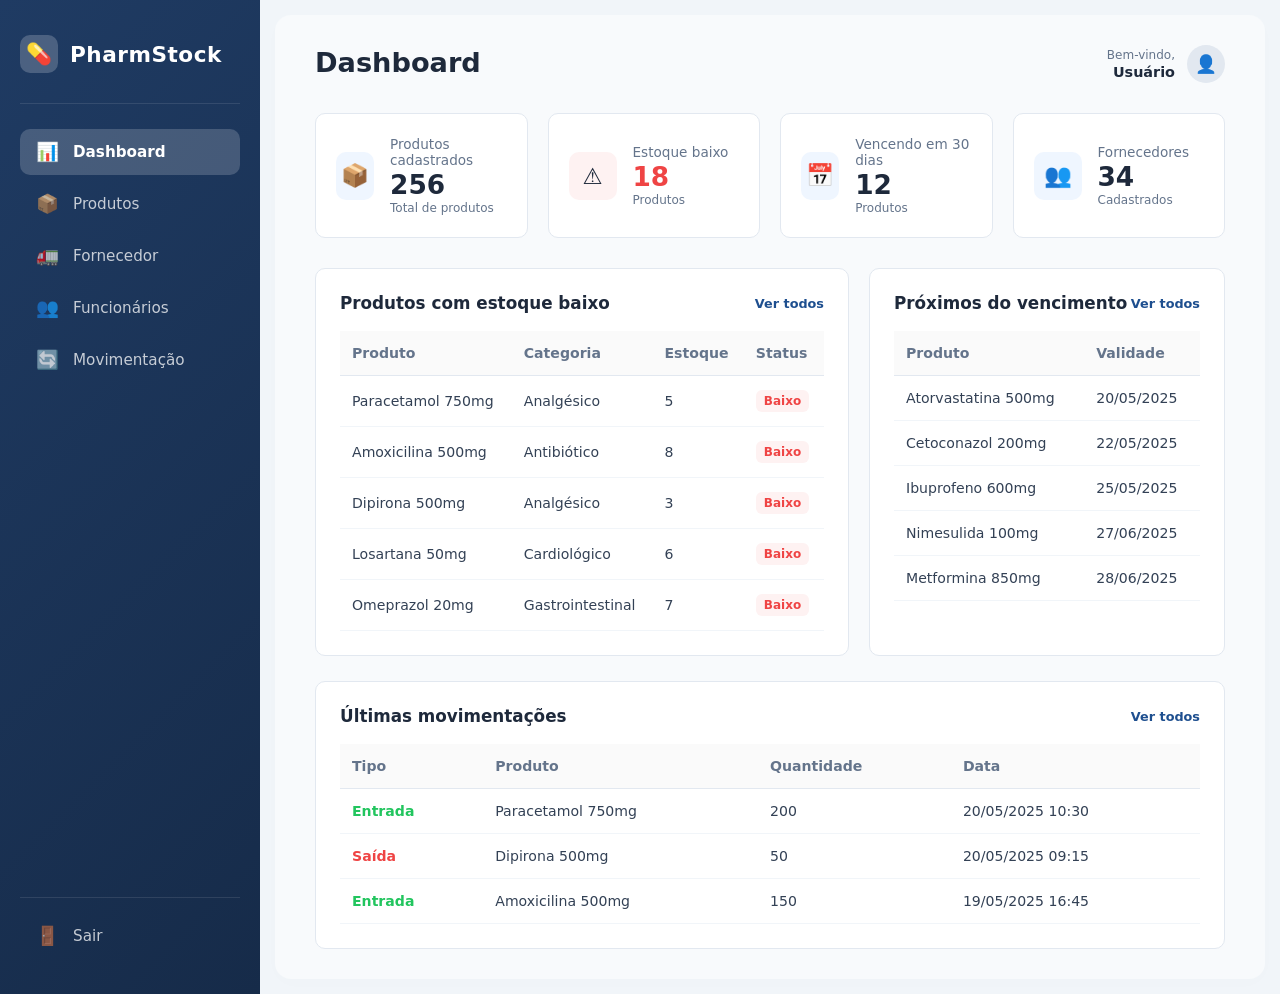
<file: frontend/index.html>
<!DOCTYPE html>
<html lang="pt-BR">
<head>
    <meta charset="UTF-8">
    <meta name="viewport" content="width=device-width, initial-scale=1.0">
    <title>PharmStock - Painel de Controle</title>
    <link rel="stylesheet" href="style.css">
</head>
<body>
    <a class="skip-link" href="#conteudo-principal">Ir para o conteúdo</a>

    <div class="app-container">
        
        
    <!-- SIDEBAR DE NAVEGAÇÃO DO SISTEMA -->
    <aside class="sidebar">
        <div class="logo-container">
            <div class="logo-box">
                <span class="logo-icon">💊</span>
            </div>
            <span class="logo-text">PharmStock</span>
        </div>
        
        <nav class="nav-menu" aria-label="Menu principal">
            <ul>
                <li>
                    <a href="index.html" class="nav-link active" aria-current="page">
                        <span class="nav-icon">📊</span>
                        <span class="nav-label">Dashboard</span>
                    </a>
                </li>
                <li>
                    <a href="produtos-lista/index.html" class="nav-link ">
                        <span class="nav-icon">📦</span>
                        <span class="nav-label">Produtos</span>
                    </a>
                </li>
                <li>
                    <a href="fornecedor-cadastro/index.html" class="nav-link ">
                        <span class="nav-icon">🚛</span>
                        <span class="nav-label">Fornecedor</span>
                    </a>
                </li>
                <li>
                    <a href="funcionarios-lista/index.html" class="nav-link ">
                        <span class="nav-icon">👥</span>
                        <span class="nav-label">Funcionários</span>
                    </a>
                </li>
                <li>
                    <a href="movimentacao/index.html" class="nav-link ">
                        <span class="nav-icon">🔄</span>
                        <span class="nav-label">Movimentação</span>
                    </a>
                </li>
            </ul>
        </nav>
        
        <div class="sidebar-footer">
            <a href="login/index.html" class="nav-link logout-link">
                <span class="nav-icon">🚪</span>
                <span class="nav-label">Sair</span>
            </a>
        </div>
    </aside>
        
        <main id="conteudo-principal" class="main-content" tabindex="-1">
            <header class="content-header">
                <div class="header-title-block">
                    <h1>Dashboard</h1>
                </div>
                <div class="user-profile-block">
                    <div class="user-info">
                        <span class="welcome">Bem-vindo,</span>
                        <span class="username">Usuário</span>
                    </div>
                    <div class="user-avatar">👤</div>
                </div>
            </header>

            <section class="metrics-grid">
                <div class="card-metric">
                    <div class="metric-icon-box">📦</div>
                    <div class="metric-data">
                        <div class="metric-title">Produtos cadastrados</div>
                        <div class="metric-value">256</div>
                        <div class="metric-subtext">Total de produtos</div>
                    </div>
                </div>
                
                <div class="card-metric low-stock">
                    <div class="metric-icon-box">⚠️</div>
                    <div class="metric-data">
                        <div class="metric-title">Estoque baixo</div>
                        <div class="metric-value text-danger">18</div>
                        <div class="metric-subtext">Produtos</div>
                    </div>
                </div>
                
                <div class="card-metric">
                    <div class="metric-icon-box">📅</div>
                    <div class="metric-data">
                        <div class="metric-title">Vencendo em 30 dias</div>
                        <div class="metric-value">12</div>
                        <div class="metric-subtext">Produtos</div>
                    </div>
                </div>
                
                <div class="card-metric">
                    <div class="metric-icon-box">👥</div>
                    <div class="metric-data">
                        <div class="metric-title">Fornecedores</div>
                        <div class="metric-value">34</div>
                        <div class="metric-subtext">Cadastrados</div>
                    </div>
                </div>
            </section>

            <div class="dashboard-row">
                <section class="data-panel">
                    <div class="panel-header">
                        <h2>Produtos com estoque baixo</h2>
                        <a href="produtos-lista/index.html" class="view-all-link">Ver todos</a>
                    </div>
                    <div class="table-container">
                        <table class="custom-table">
                            <caption class="sr-only">Tabela de produtos com estoque baixo</caption>
                            <thead>
                                <tr>
                                    <th scope="col">Produto</th>
                                    <th scope="col">Categoria</th>
                                    <th scope="col">Estoque</th>
                                    <th scope="col">Status</th>
                                </tr>
                            </thead>
                            <tbody>
                                <tr>
                                    <td>Paracetamol 750mg</td>
                                    <td>Analgésico</td>
                                    <td>5</td>
                                    <td><span class="status-badge danger">Baixo</span></td>
                                </tr>
                                <tr>
                                    <td>Amoxicilina 500mg</td>
                                    <td>Antibiótico</td>
                                    <td>8</td>
                                    <td><span class="status-badge danger">Baixo</span></td>
                                </tr>
                                <tr>
                                    <td>Dipirona 500mg</td>
                                    <td>Analgésico</td>
                                    <td>3</td>
                                    <td><span class="status-badge danger">Baixo</span></td>
                                </tr>
                                <tr>
                                    <td>Losartana 50mg</td>
                                    <td>Cardiológico</td>
                                    <td>6</td>
                                    <td><span class="status-badge danger">Baixo</span></td>
                                </tr>
                                <tr>
                                    <td>Omeprazol 20mg</td>
                                    <td>Gastrointestinal</td>
                                    <td>7</td>
                                    <td><span class="status-badge danger">Baixo</span></td>
                                </tr>
                            </tbody>
                        </table>
                    </div>
                </section>

                <section class="data-panel">
                    <div class="panel-header">
                        <h2>Próximos do vencimento</h2>
                        <a href="produtos-lista/index.html" class="view-all-link">Ver todos</a>
                    </div>
                    <div class="table-container">
                        <table class="custom-table">
                            <caption class="sr-only">Tabela de produtos próximos do vencimento</caption>
                            <thead>
                                <tr>
                                    <th scope="col">Produto</th>
                                    <th scope="col">Validade</th>
                                </tr>
                            </thead>
                            <tbody>
                                <tr>
                                    <td>Atorvastatina 500mg</td>
                                    <td>20/05/2025</td>
                                </tr>
                                <tr>
                                    <td>Cetoconazol 200mg</td>
                                    <td>22/05/2025</td>
                                </tr>
                                <tr>
                                    <td>Ibuprofeno 600mg</td>
                                    <td>25/05/2025</td>
                                </tr>
                                <tr>
                                    <td>Nimesulida 100mg</td>
                                    <td>27/06/2025</td>
                                </tr>
                                <tr>
                                    <td>Metformina 850mg</td>
                                    <td>28/06/2025</td>
                                </tr>
                            </tbody>
                        </table>
                    </div>
                </section>
            </div>

            <section class="data-panel">
                <div class="panel-header">
                    <h2>Últimas movimentações</h2>
                    <a href="movimentacao/index.html" class="view-all-link">Ver todos</a>
                </div>
                <div class="table-container">
                    <table class="custom-table">
                        <caption class="sr-only">Tabela de últimas movimentações de estoque</caption>
                        <thead>
                            <tr>
                                <th scope="col">Tipo</th>
                                <th scope="col">Produto</th>
                                <th scope="col">Quantidade</th>
                                <th scope="col">Data</th>
                            </tr>
                        </thead>
                        <tbody>
                            <tr>
                                <td><span class="mov-entrada">Entrada</span></td>
                                <td>Paracetamol 750mg</td>
                                <td>200</td>
                                <td>20/05/2025 10:30</td>
                            </tr>
                            <tr>
                                <td><span class="mov-saida">Saída</span></td>
                                <td>Dipirona 500mg</td>
                                <td>50</td>
                                <td>20/05/2025 09:15</td>
                            </tr>
                            <tr>
                                <td><span class="mov-entrada">Entrada</span></td>
                                <td>Amoxicilina 500mg</td>
                                <td>150</td>
                                <td>19/05/2025 16:45</td>
                            </tr>
                        </tbody>
                    </table>
                </div>
            </section>
        </main>
    </div>

</body>
</html>
</file>
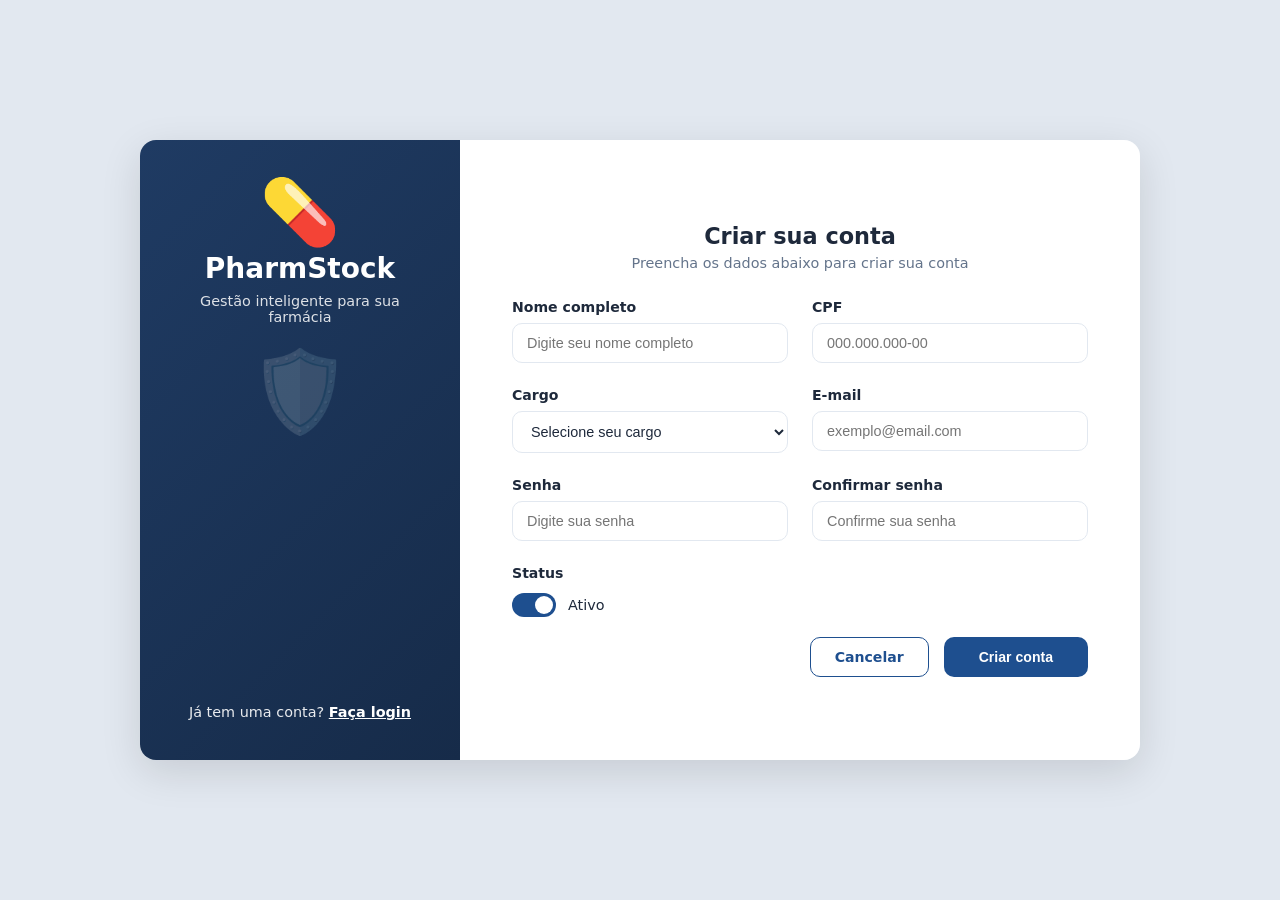
<file: frontend/criar-conta/index.html>
<!DOCTYPE html>
<html lang="pt-BR">
<head>
    <meta charset="UTF-8">
    <meta name="viewport" content="width=device-width, initial-scale=1.0">
    <title>PharmStock - Criar Conta</title>
    <link rel="stylesheet" href="../style.css">
</head>
<body class="auth-page">
    <a class="skip-link" href="#conteudo-principal">Ir para o conteúdo</a>

    <div class="auth-card auth-card-wide">
        <div class="auth-card-side">
            <div class="auth-logo">💊</div>
            <h1>PharmStock</h1>
            <p>Gestão inteligente para sua farmácia</p>
            <div class="auth-shield">🛡️</div>
            <p class="auth-side-footer">Já tem uma conta? <a href="../login/index.html">Faça login</a></p>
        </div>

        <div id="conteudo-principal" class="auth-card-main" tabindex="-1">
            <h2>Criar sua conta</h2>
            <p class="auth-subtitle">Preencha os dados abaixo para criar sua conta</p>

            <section class="form-panel">
                <form action="../login/index.html" method="get" onsubmit="event.preventDefault(); window.location.href='../login/index.html';">
                    <div class="form-grid-layout">
                        <div class="form-group">
                            <label class="form-label">Nome completo</label>
                            <input type="text" class="form-control" placeholder="Digite seu nome completo" required>
                        </div>
                        <div class="form-group">
                            <label class="form-label">CPF</label>
                            <input type="text" class="form-control" placeholder="000.000.000-00" required>
                        </div>
                    </div>

                    <div class="form-grid-layout">
                        <div class="form-group">
                            <label class="form-label">Cargo</label>
                            <select class="form-control" required>
                                <option value="" disabled selected>Selecione seu cargo</option>
                                <option>Farmacêutico</option>
                                <option>Atendente</option>
                                <option>Caixa</option>
                                <option>Auxiliar</option>
                                <option>Estoquista</option>
                            </select>
                        </div>
                        <div class="form-group">
                            <label class="form-label">E-mail</label>
                            <input type="email" class="form-control" placeholder="exemplo@email.com" required>
                        </div>
                    </div>

                    <div class="form-grid-layout">
                        <div class="form-group">
                            <label class="form-label">Senha</label>
                            <input type="password" class="form-control" placeholder="Digite sua senha" required>
                        </div>
                        <div class="form-group">
                            <label class="form-label">Confirmar senha</label>
                            <input type="password" class="form-control" placeholder="Confirme sua senha" required>
                        </div>
                    </div>

                    <div class="form-group mb-20">
                        <label class="form-label">Status</label>
                        <div class="toggle-wrapper">
                            <label class="switch-component">
                                <input type="checkbox" id="status_conta" checked>
                                <span class="slider-round"></span>
                            </label>
                            <span class="toggle-label-text" id="lbl_status_conta">Ativo</span>
                        </div>
                    </div>

                    <div class="form-footer-actions">
                        <a href="../login/index.html" class="btn-secondary">Cancelar</a>
                        <button type="submit" class="btn-primary btn-form-save">Criar conta</button>
                    </div>
                </form>
            </section>
        </div>
    </div>

    <script>
        document.getElementById('status_conta').addEventListener('change', function () {
            document.getElementById('lbl_status_conta').textContent = this.checked ? 'Ativo' : 'Inativo';
        });
    </script>
</body>
</html>
</file>
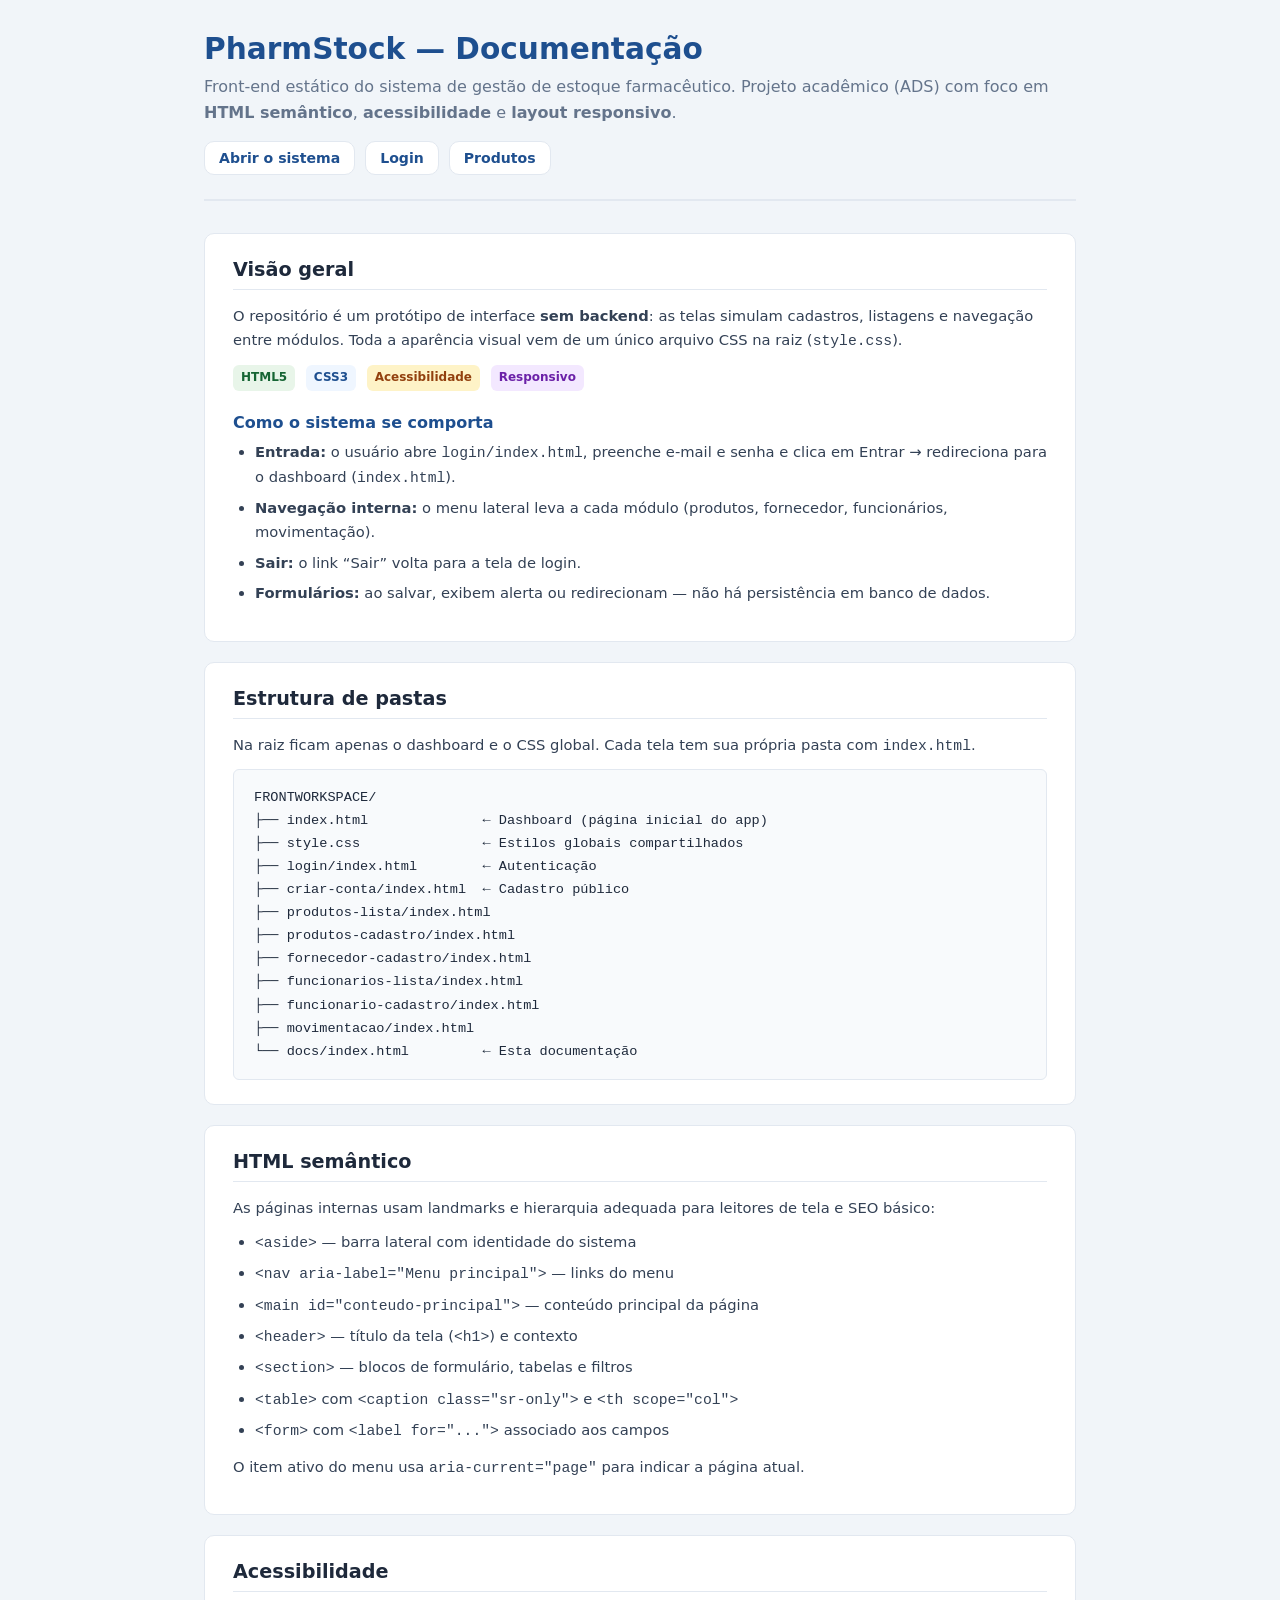
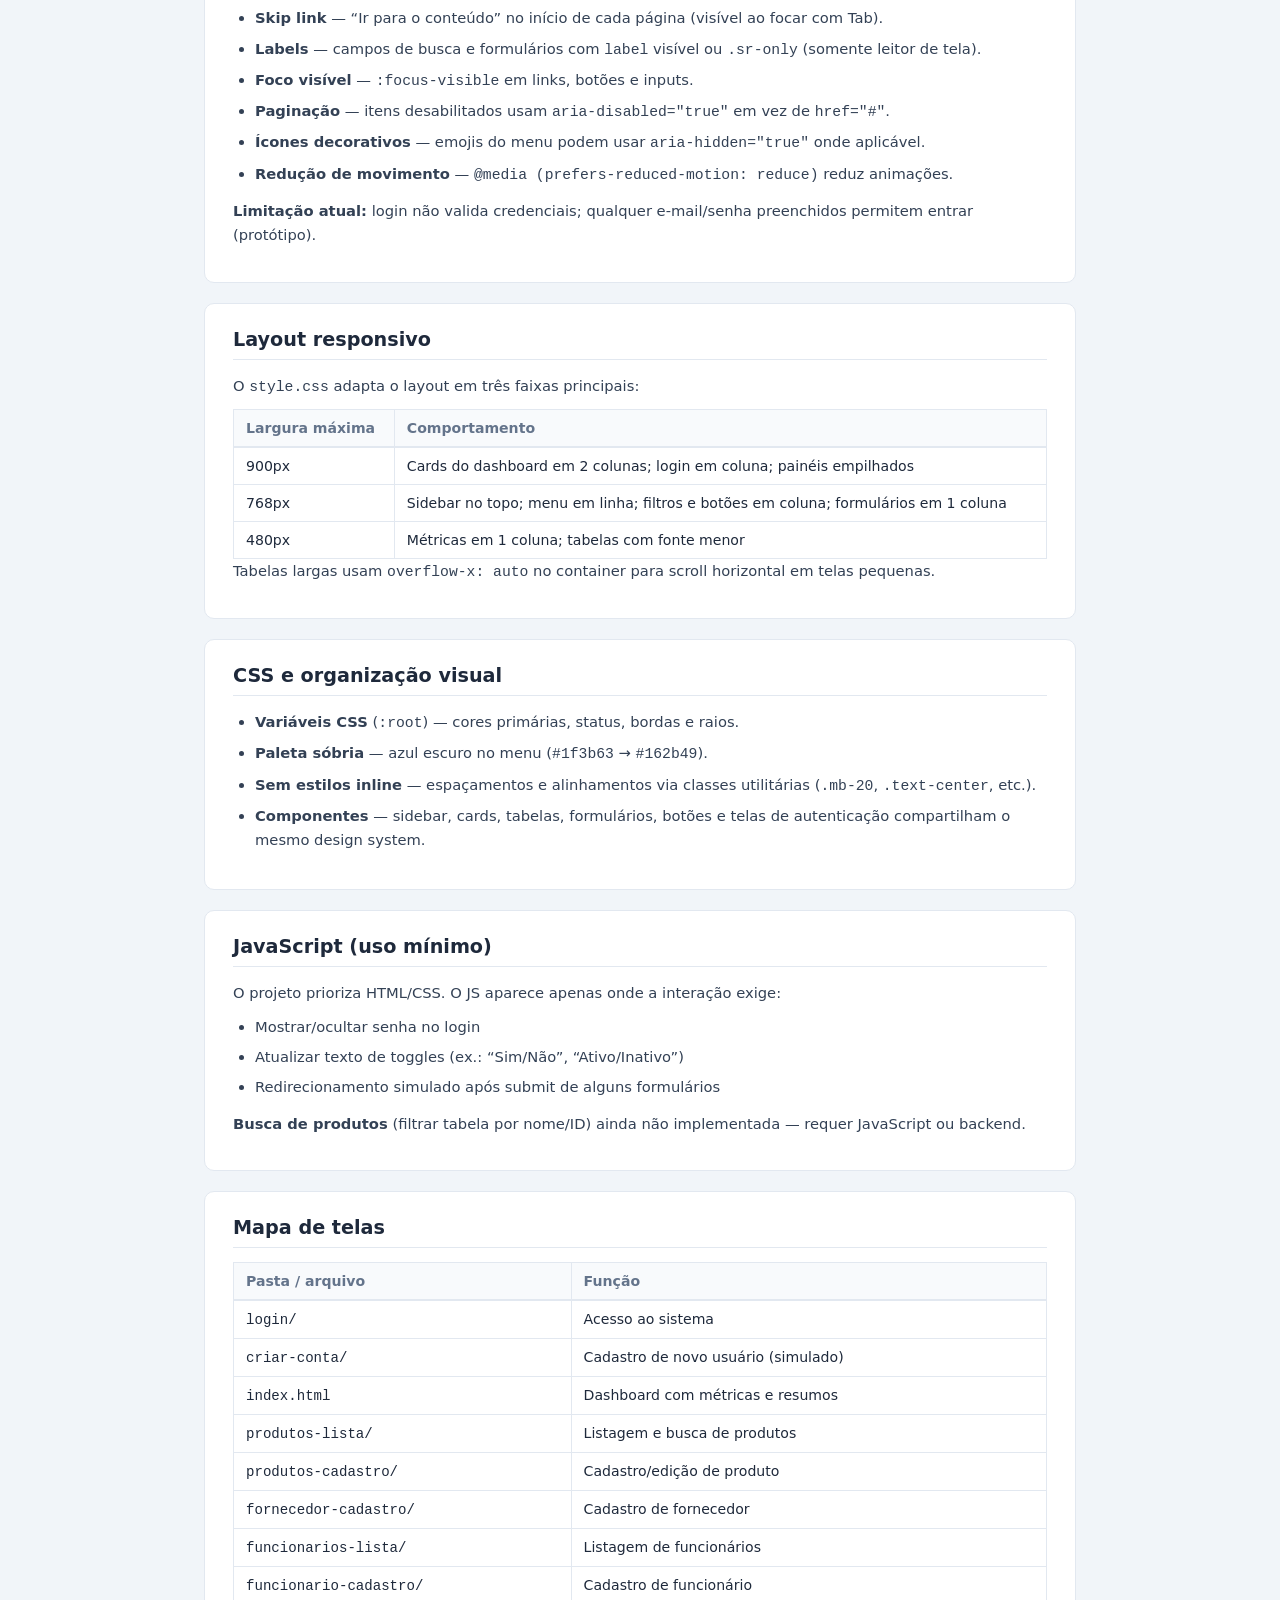
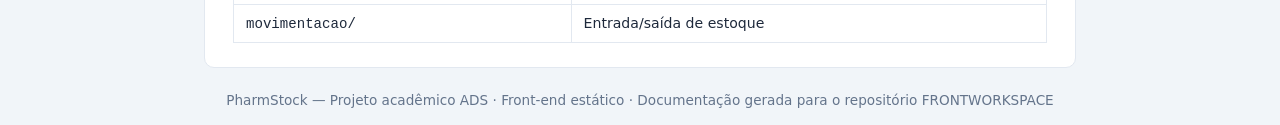
<file: frontend/docs/index.html>
<!DOCTYPE html>
<html lang="pt-BR">
<head>
    <meta charset="UTF-8">
    <meta name="viewport" content="width=device-width, initial-scale=1.0">
    <title>PharmStock — Documentação do Front-end</title>
    <link rel="stylesheet" href="../style.css">
    <link rel="stylesheet" href="docs.css">
</head>
<body>
    <a class="skip-link" href="#conteudo-principal">Ir para o conteúdo</a>

    <main id="conteudo-principal" class="docs-page" tabindex="-1">
        <header class="docs-header">
            <h1>PharmStock — Documentação</h1>
            <p>
                Front-end estático do sistema de gestão de estoque farmacêutico.
                Projeto acadêmico (ADS) com foco em <strong>HTML semântico</strong>,
                <strong>acessibilidade</strong> e <strong>layout responsivo</strong>.
            </p>
            <nav class="docs-nav-top" aria-label="Atalhos do projeto">
                <a href="../index.html">Abrir o sistema</a>
                <a href="../login/index.html">Login</a>
                <a href="../produtos-lista/index.html">Produtos</a>
            </nav>
        </header>

        <section class="docs-section" aria-labelledby="sec-visao">
            <h2 id="sec-visao">Visão geral</h2>
            <p>
                O repositório é um protótipo de interface <strong>sem backend</strong>:
                as telas simulam cadastros, listagens e navegação entre módulos.
                Toda a aparência visual vem de um único arquivo CSS na raiz (<code>style.css</code>).
            </p>
            <p>
                <span class="docs-badge html">HTML5</span>
                <span class="docs-badge css">CSS3</span>
                <span class="docs-badge a11y">Acessibilidade</span>
                <span class="docs-badge resp">Responsivo</span>
            </p>
            <h3>Como o sistema se comporta</h3>
            <ul>
                <li><strong>Entrada:</strong> o usuário abre <code>login/index.html</code>, preenche e-mail e senha e clica em Entrar → redireciona para o dashboard (<code>index.html</code>).</li>
                <li><strong>Navegação interna:</strong> o menu lateral leva a cada módulo (produtos, fornecedor, funcionários, movimentação).</li>
                <li><strong>Sair:</strong> o link “Sair” volta para a tela de login.</li>
                <li><strong>Formulários:</strong> ao salvar, exibem alerta ou redirecionam — não há persistência em banco de dados.</li>
            </ul>
        </section>

        <section class="docs-section" aria-labelledby="sec-estrutura">
            <h2 id="sec-estrutura">Estrutura de pastas</h2>
            <p>Na raiz ficam apenas o dashboard e o CSS global. Cada tela tem sua própria pasta com <code>index.html</code>.</p>
            <pre class="docs-tree" aria-label="Árvore de diretórios do projeto">FRONTWORKSPACE/
├── index.html              ← Dashboard (página inicial do app)
├── style.css               ← Estilos globais compartilhados
├── login/index.html        ← Autenticação
├── criar-conta/index.html  ← Cadastro público
├── produtos-lista/index.html
├── produtos-cadastro/index.html
├── fornecedor-cadastro/index.html
├── funcionarios-lista/index.html
├── funcionario-cadastro/index.html
├── movimentacao/index.html
└── docs/index.html         ← Esta documentação</pre>
        </section>

        <section class="docs-section" aria-labelledby="sec-semantico">
            <h2 id="sec-semantico">HTML semântico</h2>
            <p>As páginas internas usam landmarks e hierarquia adequada para leitores de tela e SEO básico:</p>
            <ul>
                <li><code>&lt;aside&gt;</code> — barra lateral com identidade do sistema</li>
                <li><code>&lt;nav aria-label="Menu principal"&gt;</code> — links do menu</li>
                <li><code>&lt;main id="conteudo-principal"&gt;</code> — conteúdo principal da página</li>
                <li><code>&lt;header&gt;</code> — título da tela (<code>&lt;h1&gt;</code>) e contexto</li>
                <li><code>&lt;section&gt;</code> — blocos de formulário, tabelas e filtros</li>
                <li><code>&lt;table&gt;</code> com <code>&lt;caption class="sr-only"&gt;</code> e <code>&lt;th scope="col"&gt;</code></li>
                <li><code>&lt;form&gt;</code> com <code>&lt;label for="..."&gt;</code> associado aos campos</li>
            </ul>
            <p>O item ativo do menu usa <code>aria-current="page"</code> para indicar a página atual.</p>
        </section>

        <section class="docs-section" aria-labelledby="sec-a11y">
            <h2 id="sec-a11y">Acessibilidade</h2>
            <ul>
                <li><strong>Skip link</strong> — “Ir para o conteúdo” no início de cada página (visível ao focar com Tab).</li>
                <li><strong>Labels</strong> — campos de busca e formulários com <code>label</code> visível ou <code>.sr-only</code> (somente leitor de tela).</li>
                <li><strong>Foco visível</strong> — <code>:focus-visible</code> em links, botões e inputs.</li>
                <li><strong>Paginação</strong> — itens desabilitados usam <code>aria-disabled="true"</code> em vez de <code>href="#"</code>.</li>
                <li><strong>Ícones decorativos</strong> — emojis do menu podem usar <code>aria-hidden="true"</code> onde aplicável.</li>
                <li><strong>Redução de movimento</strong> — <code>@media (prefers-reduced-motion: reduce)</code> reduz animações.</li>
            </ul>
            <p><strong>Limitação atual:</strong> login não valida credenciais; qualquer e-mail/senha preenchidos permitem entrar (protótipo).</p>
        </section>

        <section class="docs-section" aria-labelledby="sec-resp">
            <h2 id="sec-resp">Layout responsivo</h2>
            <p>O <code>style.css</code> adapta o layout em três faixas principais:</p>
            <table class="docs-table">
                <caption class="sr-only">Breakpoints de responsividade</caption>
                <thead>
                    <tr>
                        <th scope="col">Largura máxima</th>
                        <th scope="col">Comportamento</th>
                    </tr>
                </thead>
                <tbody>
                    <tr>
                        <td>900px</td>
                        <td>Cards do dashboard em 2 colunas; login em coluna; painéis empilhados</td>
                    </tr>
                    <tr>
                        <td>768px</td>
                        <td>Sidebar no topo; menu em linha; filtros e botões em coluna; formulários em 1 coluna</td>
                    </tr>
                    <tr>
                        <td>480px</td>
                        <td>Métricas em 1 coluna; tabelas com fonte menor</td>
                    </tr>
                </tbody>
            </table>
            <p>Tabelas largas usam <code>overflow-x: auto</code> no container para scroll horizontal em telas pequenas.</p>
        </section>

        <section class="docs-section" aria-labelledby="sec-css">
            <h2 id="sec-css">CSS e organização visual</h2>
            <ul>
                <li><strong>Variáveis CSS</strong> (<code>:root</code>) — cores primárias, status, bordas e raios.</li>
                <li><strong>Paleta sóbria</strong> — azul escuro no menu (<code>#1f3b63</code> → <code>#162b49</code>).</li>
                <li><strong>Sem estilos inline</strong> — espaçamentos e alinhamentos via classes utilitárias (<code>.mb-20</code>, <code>.text-center</code>, etc.).</li>
                <li><strong>Componentes</strong> — sidebar, cards, tabelas, formulários, botões e telas de autenticação compartilham o mesmo design system.</li>
            </ul>
        </section>

        <section class="docs-section" aria-labelledby="sec-js">
            <h2 id="sec-js">JavaScript (uso mínimo)</h2>
            <p>O projeto prioriza HTML/CSS. O JS aparece apenas onde a interação exige:</p>
            <ul>
                <li>Mostrar/ocultar senha no login</li>
                <li>Atualizar texto de toggles (ex.: “Sim/Não”, “Ativo/Inativo”)</li>
                <li>Redirecionamento simulado após submit de alguns formulários</li>
            </ul>
            <p><strong>Busca de produtos</strong> (filtrar tabela por nome/ID) ainda não implementada — requer JavaScript ou backend.</p>
        </section>

        <section class="docs-section" aria-labelledby="sec-telas">
            <h2 id="sec-telas">Mapa de telas</h2>
            <table class="docs-table">
                <caption class="sr-only">Lista de telas e funções</caption>
                <thead>
                    <tr>
                        <th scope="col">Pasta / arquivo</th>
                        <th scope="col">Função</th>
                    </tr>
                </thead>
                <tbody>
                    <tr><td><code>login/</code></td><td>Acesso ao sistema</td></tr>
                    <tr><td><code>criar-conta/</code></td><td>Cadastro de novo usuário (simulado)</td></tr>
                    <tr><td><code>index.html</code></td><td>Dashboard com métricas e resumos</td></tr>
                    <tr><td><code>produtos-lista/</code></td><td>Listagem e busca de produtos</td></tr>
                    <tr><td><code>produtos-cadastro/</code></td><td>Cadastro/edição de produto</td></tr>
                    <tr><td><code>fornecedor-cadastro/</code></td><td>Cadastro de fornecedor</td></tr>
                    <tr><td><code>funcionarios-lista/</code></td><td>Listagem de funcionários</td></tr>
                    <tr><td><code>funcionario-cadastro/</code></td><td>Cadastro de funcionário</td></tr>
                    <tr><td><code>movimentacao/</code></td><td>Entrada/saída de estoque</td></tr>
                </tbody>
            </table>
        </section>

        <footer class="docs-footer">
            <p>PharmStock — Projeto acadêmico ADS · Front-end estático · Documentação gerada para o repositório FRONTWORKSPACE</p>
        </footer>
    </main>
</body>
</html>
</file>
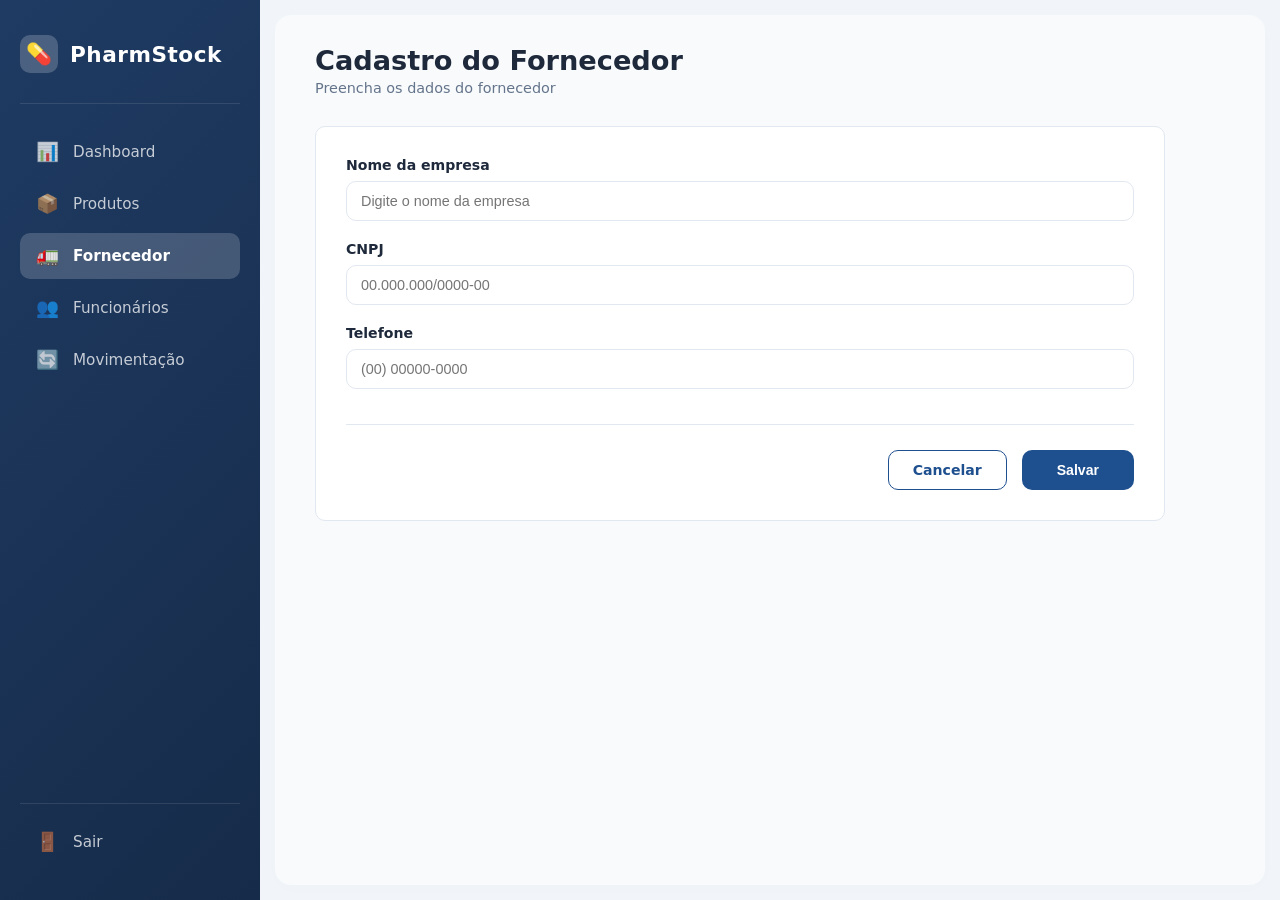
<file: frontend/fornecedor-cadastro/index.html>
<!DOCTYPE html>
<html lang="pt-BR">
<head>
    <meta charset="UTF-8">
    <meta name="viewport" content="width=device-width, initial-scale=1.0">
    <title>PharmStock - Cadastro de Fornecedor</title>
    <link rel="stylesheet" href="../style.css">
</head>
<body>
    <a class="skip-link" href="#conteudo-principal">Ir para o conteúdo</a>

    <div class="app-container">
        
        
    <!-- SIDEBAR DE NAVEGAÇÃO DO SISTEMA -->
    <aside class="sidebar">
        <div class="logo-container">
            <div class="logo-box">
                <span class="logo-icon">💊</span>
            </div>
            <span class="logo-text">PharmStock</span>
        </div>
        
        <nav class="nav-menu" aria-label="Menu principal">
            <ul>
                <li>
                    <a href="../index.html" class="nav-link ">
                        <span class="nav-icon">📊</span>
                        <span class="nav-label">Dashboard</span>
                    </a>
                </li>
                <li>
                    <a href="../produtos-lista/index.html" class="nav-link ">
                        <span class="nav-icon">📦</span>
                        <span class="nav-label">Produtos</span>
                    </a>
                </li>
                <li>
                    <a href="../fornecedor-cadastro/index.html" class="nav-link active" aria-current="page">
                        <span class="nav-icon">🚛</span>
                        <span class="nav-label">Fornecedor</span>
                    </a>
                </li>
                <li>
                    <a href="../funcionarios-lista/index.html" class="nav-link ">
                        <span class="nav-icon">👥</span>
                        <span class="nav-label">Funcionários</span>
                    </a>
                </li>
                <li>
                    <a href="../movimentacao/index.html" class="nav-link ">
                        <span class="nav-icon">🔄</span>
                        <span class="nav-label">Movimentação</span>
                    </a>
                </li>
            </ul>
        </nav>
        
        <div class="sidebar-footer">
            <a href="../login/index.html" class="nav-link logout-link">
                <span class="nav-icon">🚪</span>
                <span class="nav-label">Sair</span>
            </a>
        </div>
    </aside>
        
        <main id="conteudo-principal" class="main-content" tabindex="-1">
            <header class="content-header">
                <div class="header-title-block">
                    <h1>Cadastro do Fornecedor</h1>
                    <p>Preencha os dados do fornecedor</p>
                </div>
            </header>

            <section class="form-panel">
                <form action="#" method="POST" onsubmit="event.preventDefault(); alert('Fornecedor cadastrado!');">
                    <div class="form-group full-width mb-20">
                        <label class="form-label" for="fornecedor_nome">Nome da empresa</label>
                        <input type="text" id="fornecedor_nome" name="fornecedor_nome" class="form-control" placeholder="Digite o nome da empresa" autocomplete="organization" required>
                    </div>
                    <div class="form-group full-width mb-20">
                        <label class="form-label" for="fornecedor_cnpj">CNPJ</label>
                        <input type="text" id="fornecedor_cnpj" name="fornecedor_cnpj" class="form-control" placeholder="00.000.000/0000-00" inputmode="numeric" autocomplete="off" required>
                    </div>
                    <div class="form-group full-width mb-35">
                        <label class="form-label" for="fornecedor_telefone">Telefone</label>
                        <input type="tel" id="fornecedor_telefone" name="fornecedor_telefone" class="form-control" placeholder="(00) 00000-0000" inputmode="tel" autocomplete="tel" required>
                    </div>

                    <div class="form-footer-actions">
                        <a href="../index.html" class="btn-secondary">Cancelar</a>
                        <button type="submit" class="btn-primary btn-form-save">Salvar</button>
                    </div>
                </form>
            </section>
        </main>
    </div>

</body>
</html>
</file>
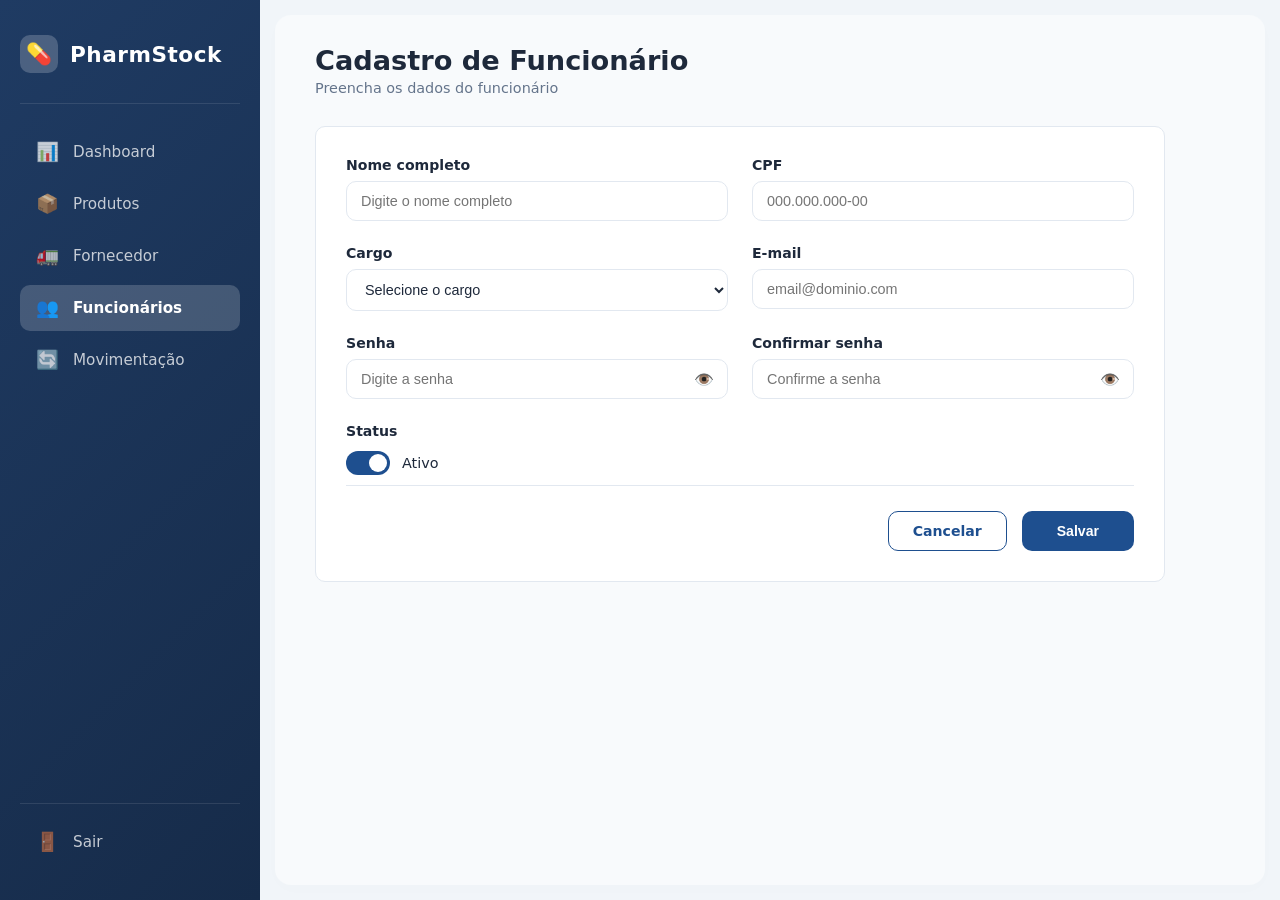
<file: frontend/funcionario-cadastro/index.html>
<!DOCTYPE html>
<html lang="pt-BR">
<head>
    <meta charset="UTF-8">
    <meta name="viewport" content="width=device-width, initial-scale=1.0">
    <title>PharmStock - Cadastro de Funcionário</title>
    <link rel="stylesheet" href="../style.css">
</head>
<body>
    <a class="skip-link" href="#conteudo-principal">Ir para o conteúdo</a>

    <div class="app-container">
        
        
    <!-- SIDEBAR DE NAVEGAÇÃO DO SISTEMA -->
    <aside class="sidebar">
        <div class="logo-container">
            <div class="logo-box">
                <span class="logo-icon">💊</span>
            </div>
            <span class="logo-text">PharmStock</span>
        </div>
        
        <nav class="nav-menu" aria-label="Menu principal">
            <ul>
                <li>
                    <a href="../index.html" class="nav-link ">
                        <span class="nav-icon">📊</span>
                        <span class="nav-label">Dashboard</span>
                    </a>
                </li>
                <li>
                    <a href="../produtos-lista/index.html" class="nav-link ">
                        <span class="nav-icon">📦</span>
                        <span class="nav-label">Produtos</span>
                    </a>
                </li>
                <li>
                    <a href="../fornecedor-cadastro/index.html" class="nav-link ">
                        <span class="nav-icon">🚛</span>
                        <span class="nav-label">Fornecedor</span>
                    </a>
                </li>
                <li>
                    <a href="../funcionarios-lista/index.html" class="nav-link active" aria-current="page">
                        <span class="nav-icon">👥</span>
                        <span class="nav-label">Funcionários</span>
                    </a>
                </li>
                <li>
                    <a href="../movimentacao/index.html" class="nav-link ">
                        <span class="nav-icon">🔄</span>
                        <span class="nav-label">Movimentação</span>
                    </a>
                </li>
            </ul>
        </nav>
        
        <div class="sidebar-footer">
            <a href="../login/index.html" class="nav-link logout-link">
                <span class="nav-icon">🚪</span>
                <span class="nav-label">Sair</span>
            </a>
        </div>
    </aside>
        
        <main id="conteudo-principal" class="main-content" tabindex="-1">
            <header class="content-header">
                <div class="header-title-block">
                    <h1>Cadastro de Funcionário</h1>
                    <p>Preencha os dados do funcionário</p>
                </div>
            </header>

            <section class="form-panel">
                <form action="../funcionarios-lista/index.html" method="get" onsubmit="event.preventDefault(); window.location.href='../funcionarios-lista/index.html';">
                    <div class="form-grid-layout">
                        <div class="form-group">
                            <label class="form-label" for="func_nome">Nome completo</label>
                            <input type="text" id="func_nome" name="func_nome" class="form-control" placeholder="Digite o nome completo" autocomplete="name" required>
                        </div>
                        <div class="form-group">
                            <label class="form-label" for="func_cpf">CPF</label>
                            <input type="text" id="func_cpf" name="func_cpf" class="form-control" placeholder="000.000.000-00" inputmode="numeric" autocomplete="off" required>
                        </div>
                    </div>

                    <div class="form-grid-layout">
                        <div class="form-group">
                            <label class="form-label" for="func_cargo">Cargo</label>
                            <select id="func_cargo" name="func_cargo" class="form-control" required>
                                <option value="" disabled selected>Selecione o cargo</option>
                                <option value="gerente">Gerente</option>
                                <option value="farmaceutico">Farmacêutico</option>
                                <option value="atendente">Atendente de Caixa</option>
                            </select>
                        </div>
                        <div class="form-group">
                            <label class="form-label" for="func_email">E-mail</label>
                            <input type="email" id="func_email" name="func_email" class="form-control" placeholder="email@dominio.com" autocomplete="email" required>
                        </div>
                    </div>

                    <div class="form-grid-layout">
                        <div class="form-group">
                            <label class="form-label" for="func_senha">Senha</label>
                            <div class="password-input-container">
                                <input type="password" id="func_senha" name="func_senha" class="form-control" placeholder="Digite a senha" autocomplete="new-password" required>
                                <span class="password-toggle-icon" aria-hidden="true">👁️</span>
                            </div>
                        </div>
                        <div class="form-group">
                            <label class="form-label" for="func_senha_confirmar">Confirmar senha</label>
                            <div class="password-input-container">
                                <input type="password" id="func_senha_confirmar" name="func_senha_confirmar" class="form-control" placeholder="Confirme a senha" autocomplete="new-password" required>
                                <span class="password-toggle-icon" aria-hidden="true">👁️</span>
                            </div>
                        </div>
                    </div>

                    <div class="form-group mb-10">
                        <label class="form-label" for="status_ativo">Status</label>
                        <div class="toggle-wrapper">
                            <label class="switch-component">
                                <input type="checkbox" id="status_ativo" name="status_ativo" checked aria-describedby="lbl_status">
                                <span class="slider-round"></span>
                            </label>
                            <span class="toggle-label-text" id="lbl_status" aria-live="polite">Ativo</span>
                        </div>
                    </div>

                    <div class="form-footer-actions">
                        <a href="../funcionarios-lista/index.html" class="btn-secondary">Cancelar</a>
                        <button type="submit" class="btn-primary btn-form-save">Salvar</button>
                    </div>
                </form>
            </section>
        </main>
    </div>

    <script>
        document.getElementById('status_ativo').addEventListener('change', function() {
            document.getElementById('lbl_status').textContent = this.checked ? 'Ativo' : 'Inativo';
        });
    </script>
</body>
</html>
</file>
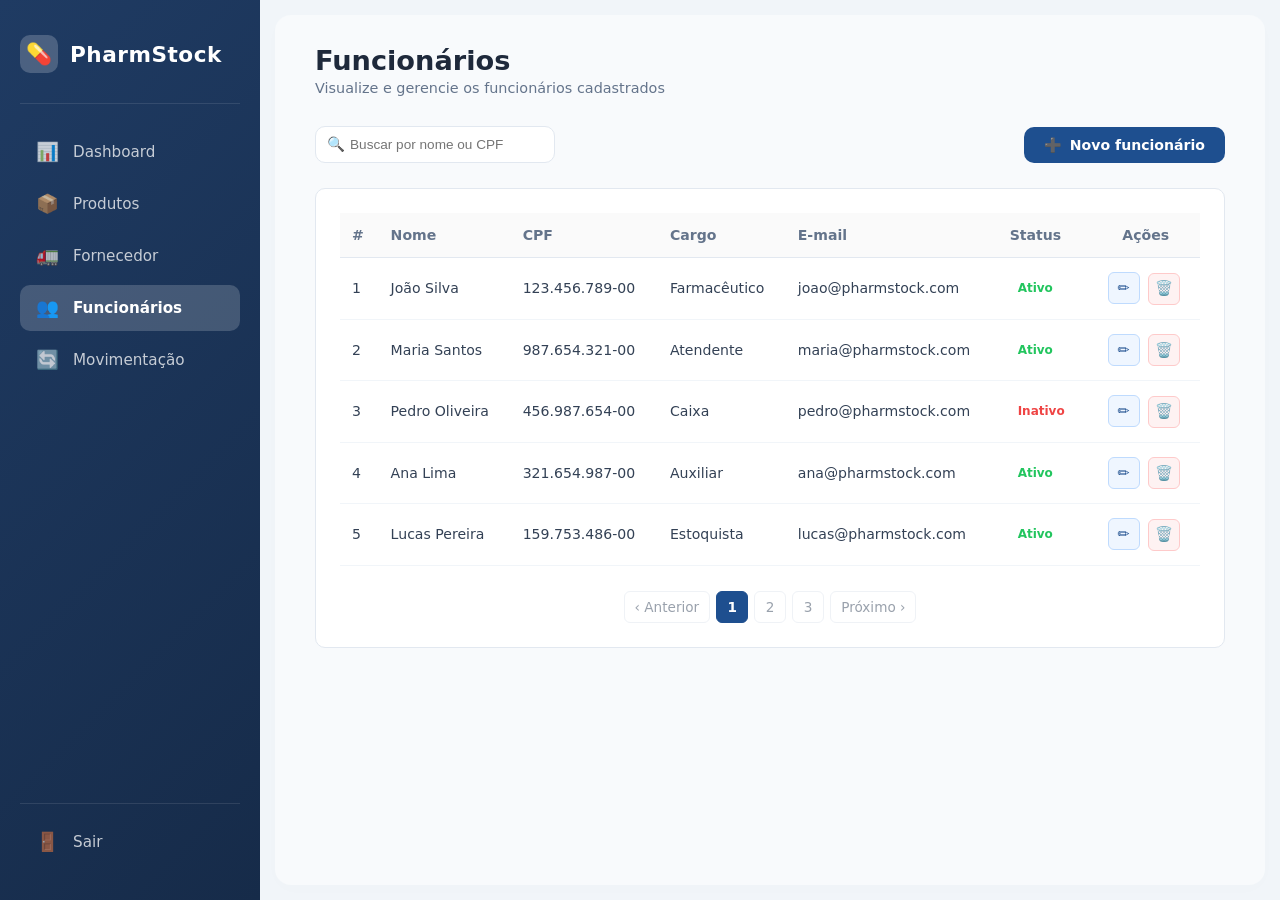
<file: frontend/funcionarios-lista/index.html>
<!DOCTYPE html>
<html lang="pt-BR">
<head>
    <meta charset="UTF-8">
    <meta name="viewport" content="width=device-width, initial-scale=1.0">
    <title>PharmStock - Funcionários</title>
    <link rel="stylesheet" href="../style.css">
</head>
<body>
    <a class="skip-link" href="#conteudo-principal">Ir para o conteúdo</a>

    <div class="app-container">

    <aside class="sidebar">
        <div class="logo-container">
            <div class="logo-box">
                <span class="logo-icon">💊</span>
            </div>
            <span class="logo-text">PharmStock</span>
        </div>

        <nav class="nav-menu" aria-label="Menu principal">
            <ul>
                <li>
                    <a href="../index.html" class="nav-link ">
                        <span class="nav-icon">📊</span>
                        <span class="nav-label">Dashboard</span>
                    </a>
                </li>
                <li>
                    <a href="../produtos-lista/index.html" class="nav-link ">
                        <span class="nav-icon">📦</span>
                        <span class="nav-label">Produtos</span>
                    </a>
                </li>
                <li>
                    <a href="../fornecedor-cadastro/index.html" class="nav-link ">
                        <span class="nav-icon">🚛</span>
                        <span class="nav-label">Fornecedor</span>
                    </a>
                </li>
                <li>
                    <a href="../funcionarios-lista/index.html" class="nav-link active" aria-current="page">
                        <span class="nav-icon">👥</span>
                        <span class="nav-label">Funcionários</span>
                    </a>
                </li>
                <li>
                    <a href="../movimentacao/index.html" class="nav-link ">
                        <span class="nav-icon">🔄</span>
                        <span class="nav-label">Movimentação</span>
                    </a>
                </li>
            </ul>
        </nav>

        <div class="sidebar-footer">
            <a href="../login/index.html" class="nav-link logout-link">
                <span class="nav-icon">🚪</span>
                <span class="nav-label">Sair</span>
            </a>
        </div>
    </aside>

        <main id="conteudo-principal" class="main-content" tabindex="-1">
            <header class="content-header">
                <div class="header-title-block">
                    <h1>Funcionários</h1>
                    <p>Visualize e gerencie os funcionários cadastrados</p>
                </div>
            </header>

            <section class="filter-actions-row">
                <div class="search-filters-group">
                    <div class="search-input-wrapper">
                        <label class="sr-only" for="busca-funcionario">Buscar por nome ou CPF</label>
                        <span class="search-icon-inside" aria-hidden="true">🔍</span>
                        <input type="search" id="busca-funcionario" class="filter-input" placeholder="Buscar por nome ou CPF" autocomplete="off">
                    </div>
                </div>
                <div>
                    <a href="../funcionario-cadastro/index.html" class="btn-primary"><span>➕</span> Novo funcionário</a>
                </div>
            </section>

            <section class="data-panel">
                <div class="table-container">
                    <table class="custom-table">
                        <caption class="sr-only">Tabela com a lista de funcionários cadastrados</caption>
                        <thead>
                            <tr>
                                <th scope="col">#</th>
                                <th scope="col">Nome</th>
                                <th scope="col">CPF</th>
                                <th scope="col">Cargo</th>
                                <th scope="col">E-mail</th>
                                <th scope="col">Status</th>
                                <th scope="col" class="text-center">Ações</th>
                            </tr>
                        </thead>
                        <tbody>
                            <tr>
                                <td>1</td>
                                <td>João Silva</td>
                                <td>123.456.789-00</td>
                                <td>Farmacêutico</td>
                                <td>joao@pharmstock.com</td>
                                <td><span class="status-badge success-text">Ativo</span></td>
                                <td class="text-center">
                                    <a href="../funcionario-cadastro/index.html" class="btn-action edit" title="Editar">✏️</a>
                                    <button type="button" class="btn-action delete" title="Excluir">🗑️</button>
                                </td>
                            </tr>
                            <tr>
                                <td>2</td>
                                <td>Maria Santos</td>
                                <td>987.654.321-00</td>
                                <td>Atendente</td>
                                <td>maria@pharmstock.com</td>
                                <td><span class="status-badge success-text">Ativo</span></td>
                                <td class="text-center">
                                    <a href="../funcionario-cadastro/index.html" class="btn-action edit" title="Editar">✏️</a>
                                    <button type="button" class="btn-action delete" title="Excluir">🗑️</button>
                                </td>
                            </tr>
                            <tr>
                                <td>3</td>
                                <td>Pedro Oliveira</td>
                                <td>456.987.654-00</td>
                                <td>Caixa</td>
                                <td>pedro@pharmstock.com</td>
                                <td><span class="status-badge danger-text">Inativo</span></td>
                                <td class="text-center">
                                    <a href="../funcionario-cadastro/index.html" class="btn-action edit" title="Editar">✏️</a>
                                    <button type="button" class="btn-action delete" title="Excluir">🗑️</button>
                                </td>
                            </tr>
                            <tr>
                                <td>4</td>
                                <td>Ana Lima</td>
                                <td>321.654.987-00</td>
                                <td>Auxiliar</td>
                                <td>ana@pharmstock.com</td>
                                <td><span class="status-badge success-text">Ativo</span></td>
                                <td class="text-center">
                                    <a href="../funcionario-cadastro/index.html" class="btn-action edit" title="Editar">✏️</a>
                                    <button type="button" class="btn-action delete" title="Excluir">🗑️</button>
                                </td>
                            </tr>
                            <tr>
                                <td>5</td>
                                <td>Lucas Pereira</td>
                                <td>159.753.486-00</td>
                                <td>Estoquista</td>
                                <td>lucas@pharmstock.com</td>
                                <td><span class="status-badge success-text">Ativo</span></td>
                                <td class="text-center">
                                    <a href="../funcionario-cadastro/index.html" class="btn-action edit" title="Editar">✏️</a>
                                    <button type="button" class="btn-action delete" title="Excluir">🗑️</button>
                                </td>
                            </tr>
                        </tbody>
                    </table>
                </div>

                <nav class="pagination-container" aria-label="Paginação da lista de funcionários">
                    <span class="page-link" aria-disabled="true">‹ Anterior</span>
                    <span class="page-link active" aria-current="page">1</span>
                    <span class="page-link" aria-disabled="true">2</span>
                    <span class="page-link" aria-disabled="true">3</span>
                    <span class="page-link" aria-disabled="true">Próximo ›</span>
                </nav>
            </section>
        </main>
    </div>

</body>
</html>
</file>
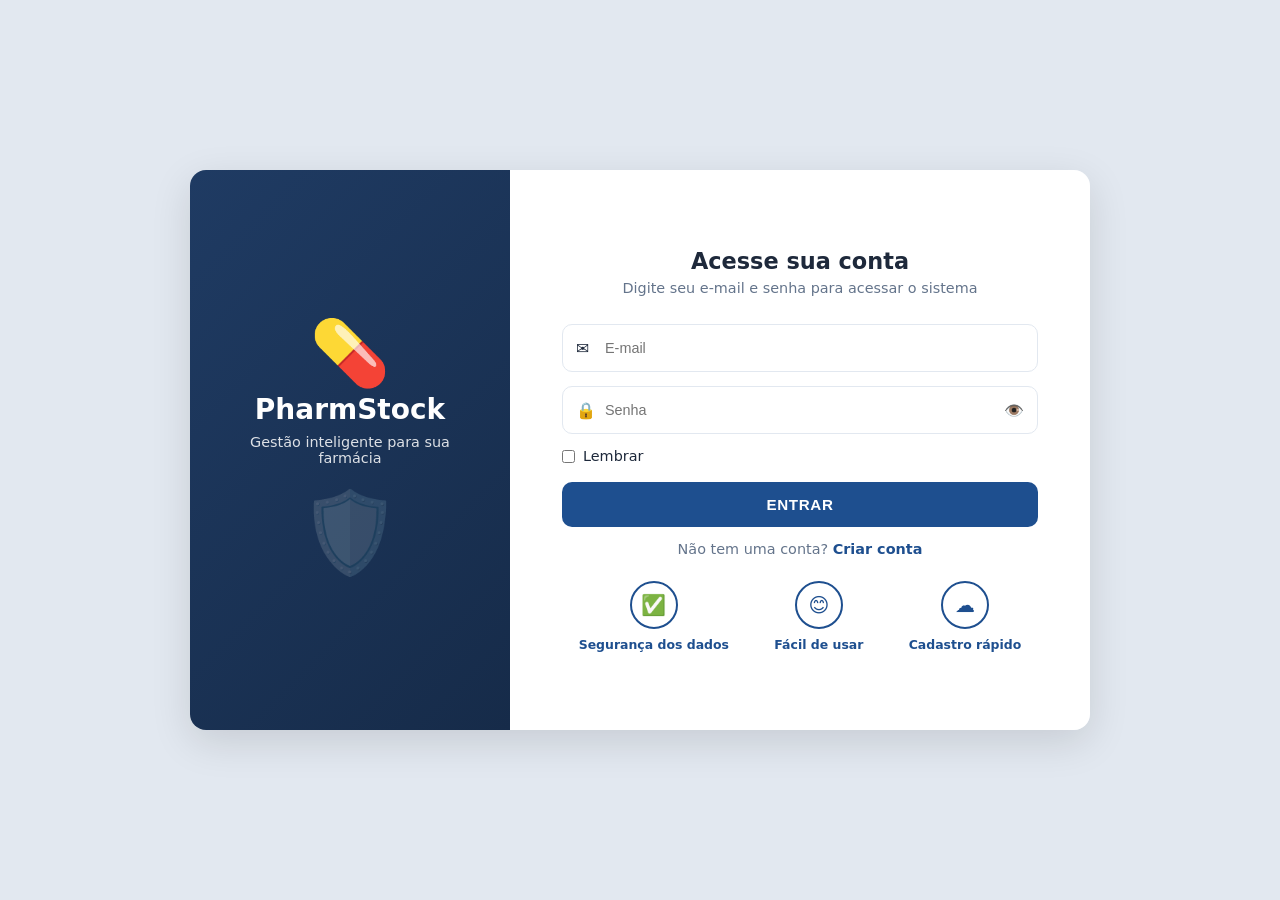
<file: frontend/login/index.html>
<!DOCTYPE html>
<html lang="pt-BR">
<head>
    <meta charset="UTF-8">
    <meta name="viewport" content="width=device-width, initial-scale=1.0">
    <title>PharmStock - Login</title>
    <link rel="stylesheet" href="../style.css">
</head>
<body class="auth-page">
    <a class="skip-link" href="#conteudo-principal">Ir para o conteúdo</a>

    <div class="auth-card">
        <div class="auth-card-side">
            <div class="auth-logo">💊</div>
            <h1>PharmStock</h1>
            <p>Gestão inteligente para sua farmácia</p>
            <div class="auth-shield">🛡️</div>
        </div>

        <div id="conteudo-principal" class="auth-card-main" tabindex="-1">
            <h2>Acesse sua conta</h2>
            <p class="auth-subtitle">Digite seu e-mail e senha para acessar o sistema</p>

            <form action="../index.html" method="get">
                <div class="auth-input-wrap">
                    <span class="auth-input-icon">✉️</span>
                    <input type="email" class="form-control" placeholder="E-mail" required>
                </div>
                <div class="auth-input-wrap">
                    <span class="auth-input-icon">🔒</span>
                    <input type="password" id="senha" class="form-control" placeholder="Senha" required>
                    <span class="auth-input-icon-right" onclick="toggleSenha()" role="button" tabindex="0" aria-label="Mostrar senha">👁️</span>
                </div>
                <div class="auth-remember">
                    <input type="checkbox" id="lembrar">
                    <label for="lembrar">Lembrar</label>
                </div>
                <button type="submit" class="btn-primary auth-submit">ENTRAR</button>
                <p class="auth-alt-link">Não tem uma conta? <a href="../criar-conta/index.html">Criar conta</a></p>
            </form>

            <div class="auth-features">
                <div class="auth-feature">
                    <div class="auth-feature-icon">✅</div>
                    <span>Segurança dos dados</span>
                </div>
                <div class="auth-feature">
                    <div class="auth-feature-icon">😊</div>
                    <span>Fácil de usar</span>
                </div>
                <div class="auth-feature">
                    <div class="auth-feature-icon">☁️</div>
                    <span>Cadastro rápido</span>
                </div>
            </div>
        </div>
    </div>

    <script>
        function toggleSenha() {
            const input = document.getElementById('senha');
            const icone = document.querySelector('.auth-input-icon-right');
            if (input.type === 'password') {
                input.type = 'text';
                icone.textContent = '🙈';
            } else {
                input.type = 'password';
                icone.textContent = '👁️';
            }
        }
    </script>
</body>
</html>
</file>
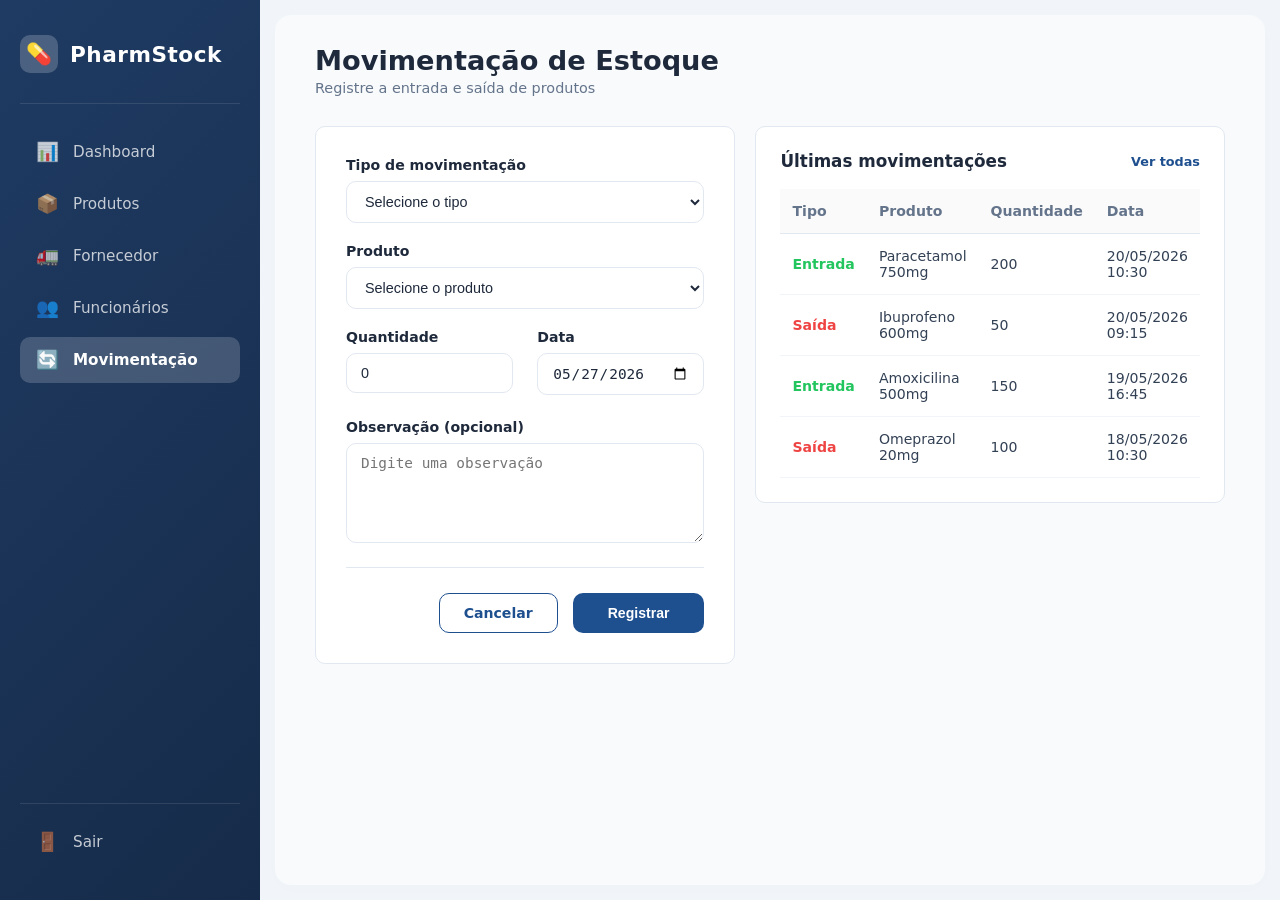
<file: frontend/movimentacao/index.html>
<!DOCTYPE html>
<html lang="pt-BR">
<head>
    <meta charset="UTF-8">
    <meta name="viewport" content="width=device-width, initial-scale=1.0">
    <title>PharmStock - Movimentação de Estoque</title>
    <link rel="stylesheet" href="../style.css">
</head>
<body>
    <a class="skip-link" href="#conteudo-principal">Ir para o conteúdo</a>

    <div class="app-container">

    <aside class="sidebar">
        <div class="logo-container">
            <div class="logo-box">
                <span class="logo-icon">💊</span>
            </div>
            <span class="logo-text">PharmStock</span>
        </div>

        <nav class="nav-menu" aria-label="Menu principal">
            <ul>
                <li>
                    <a href="../index.html" class="nav-link ">
                        <span class="nav-icon">📊</span>
                        <span class="nav-label">Dashboard</span>
                    </a>
                </li>
                <li>
                    <a href="../produtos-lista/index.html" class="nav-link ">
                        <span class="nav-icon">📦</span>
                        <span class="nav-label">Produtos</span>
                    </a>
                </li>
                <li>
                    <a href="../fornecedor-cadastro/index.html" class="nav-link ">
                        <span class="nav-icon">🚛</span>
                        <span class="nav-label">Fornecedor</span>
                    </a>
                </li>
                <li>
                    <a href="../funcionarios-lista/index.html" class="nav-link ">
                        <span class="nav-icon">👥</span>
                        <span class="nav-label">Funcionários</span>
                    </a>
                </li>
                <li>
                    <a href="../movimentacao/index.html" class="nav-link active" aria-current="page">
                        <span class="nav-icon">🔄</span>
                        <span class="nav-label">Movimentação</span>
                    </a>
                </li>
            </ul>
        </nav>

        <div class="sidebar-footer">
            <a href="../login/index.html" class="nav-link logout-link">
                <span class="nav-icon">🚪</span>
                <span class="nav-label">Sair</span>
            </a>
        </div>
    </aside>

        <main id="conteudo-principal" class="main-content" tabindex="-1">
            <header class="content-header">
                <div class="header-title-block">
                    <h1>Movimentação de Estoque</h1>
                    <p>Registre a entrada e saída de produtos</p>
                </div>
            </header>

            <div class="movimentacao-layout">
                <section class="form-panel">
                    <form action="#" method="POST" onsubmit="event.preventDefault(); alert('Movimentação registrada!');">
                        <div class="form-group mb-20">
                            <label class="form-label" for="mov_tipo">Tipo de movimentação</label>
                            <select id="mov_tipo" name="mov_tipo" class="form-control" required>
                                <option value="" disabled selected>Selecione o tipo</option>
                                <option>Entrada</option>
                                <option>Saída</option>
                            </select>
                        </div>

                        <div class="form-group mb-20">
                            <label class="form-label" for="mov_produto">Produto</label>
                            <select id="mov_produto" name="mov_produto" class="form-control" required>
                                <option value="" disabled selected>Selecione o produto</option>
                                <option>Paracetamol 750mg</option>
                                <option>Ibuprofeno 600mg</option>
                                <option>Amoxicilina 500mg</option>
                                <option>Omeprazol 20mg</option>
                            </select>
                        </div>

                        <div class="form-grid-layout">
                            <div class="form-group">
                                <label class="form-label" for="mov_quantidade">Quantidade</label>
                                <input type="number" id="mov_quantidade" name="mov_quantidade" class="form-control" value="0" min="0" inputmode="numeric" required>
                            </div>
                            <div class="form-group">
                                <label class="form-label" for="mov_data">Data</label>
                                <input type="date" id="mov_data" name="mov_data" class="form-control" value="2026-05-27" required>
                            </div>
                        </div>

                        <div class="form-group mb-24">
                            <label class="form-label" for="mov_obs">Observação (opcional)</label>
                            <textarea id="mov_obs" name="mov_obs" class="form-control" placeholder="Digite uma observação"></textarea>
                        </div>

                        <div class="form-footer-actions">
                            <a href="../index.html" class="btn-secondary">Cancelar</a>
                            <button type="submit" class="btn-primary btn-form-save">Registrar</button>
                        </div>
                    </form>
                </section>

                <section class="data-panel">
                    <div class="panel-header">
                        <h2>Últimas movimentações</h2>
                        <a href="../movimentacao/index.html" class="view-all-link">Ver todas</a>
                    </div>
                    <div class="table-container">
                        <table class="custom-table">
                            <caption class="sr-only">Tabela com as últimas movimentações de estoque</caption>
                            <thead>
                                <tr>
                                    <th scope="col">Tipo</th>
                                    <th scope="col">Produto</th>
                                    <th scope="col">Quantidade</th>
                                    <th scope="col">Data</th>
                                </tr>
                            </thead>
                            <tbody>
                                <tr>
                                    <td><span class="mov-entrada">Entrada</span></td>
                                    <td>Paracetamol 750mg</td>
                                    <td>200</td>
                                    <td>20/05/2026 10:30</td>
                                </tr>
                                <tr>
                                    <td><span class="mov-saida">Saída</span></td>
                                    <td>Ibuprofeno 600mg</td>
                                    <td>50</td>
                                    <td>20/05/2026 09:15</td>
                                </tr>
                                <tr>
                                    <td><span class="mov-entrada">Entrada</span></td>
                                    <td>Amoxicilina 500mg</td>
                                    <td>150</td>
                                    <td>19/05/2026 16:45</td>
                                </tr>
                                <tr>
                                    <td><span class="mov-saida">Saída</span></td>
                                    <td>Omeprazol 20mg</td>
                                    <td>100</td>
                                    <td>18/05/2026 10:30</td>
                                </tr>
                            </tbody>
                        </table>
                    </div>
                </section>
            </div>
        </main>
    </div>

</body>
</html>
</file>
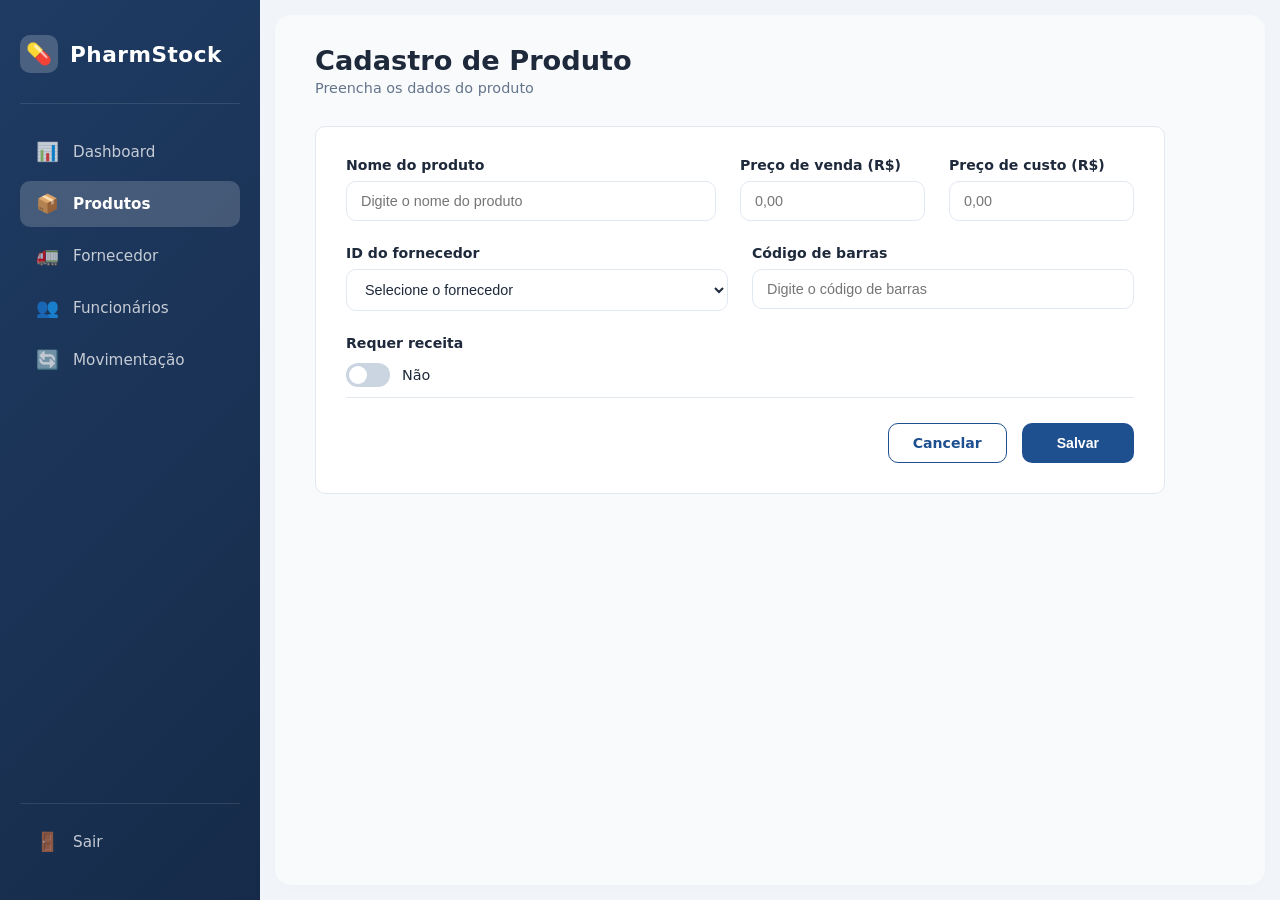
<file: frontend/produtos-cadastro/index.html>
<!DOCTYPE html>
<html lang="pt-BR">
<head>
    <meta charset="UTF-8">
    <meta name="viewport" content="width=device-width, initial-scale=1.0">
    <title>PharmStock - Cadastro de Produto</title>
    <link rel="stylesheet" href="../style.css">
</head>
<body>
    <a class="skip-link" href="#conteudo-principal">Ir para o conteúdo</a>

    <div class="app-container">
        
        
    <!-- SIDEBAR DE NAVEGAÇÃO DO SISTEMA -->
    <aside class="sidebar">
        <div class="logo-container">
            <div class="logo-box">
                <span class="logo-icon">💊</span>
            </div>
            <span class="logo-text">PharmStock</span>
        </div>
        
        <nav class="nav-menu" aria-label="Menu principal">
            <ul>
                <li>
                    <a href="../index.html" class="nav-link ">
                        <span class="nav-icon">📊</span>
                        <span class="nav-label">Dashboard</span>
                    </a>
                </li>
                <li>
                    <a href="../produtos-lista/index.html" class="nav-link active" aria-current="page">
                        <span class="nav-icon">📦</span>
                        <span class="nav-label">Produtos</span>
                    </a>
                </li>
                <li>
                    <a href="../fornecedor-cadastro/index.html" class="nav-link ">
                        <span class="nav-icon">🚛</span>
                        <span class="nav-label">Fornecedor</span>
                    </a>
                </li>
                <li>
                    <a href="../funcionarios-lista/index.html" class="nav-link ">
                        <span class="nav-icon">👥</span>
                        <span class="nav-label">Funcionários</span>
                    </a>
                </li>
                <li>
                    <a href="../movimentacao/index.html" class="nav-link ">
                        <span class="nav-icon">🔄</span>
                        <span class="nav-label">Movimentação</span>
                    </a>
                </li>
            </ul>
        </nav>
        
        <div class="sidebar-footer">
            <a href="../login/index.html" class="nav-link logout-link">
                <span class="nav-icon">🚪</span>
                <span class="nav-label">Sair</span>
            </a>
        </div>
    </aside>
        
        <main id="conteudo-principal" class="main-content" tabindex="-1">
            <header class="content-header">
                <div class="header-title-block">
                    <h1>Cadastro de Produto</h1>
                    <p>Preencha os dados do produto</p>
                </div>
            </header>

            <section class="form-panel">
                <form action="#" method="POST" onsubmit="event.preventDefault(); alert('Produto cadastrado (Simulação Acadêmica)');">
                    <div class="form-grid-layout three-cols">
                        <div class="form-group">
                            <label class="form-label" for="produto_nome">Nome do produto</label>
                            <input type="text" id="produto_nome" name="produto_nome" class="form-control" placeholder="Digite o nome do produto" autocomplete="off" required>
                        </div>
                        <div class="form-group">
                            <label class="form-label" for="produto_preco_venda">Preço de venda (R$)</label>
                            <input type="text" id="produto_preco_venda" name="produto_preco_venda" class="form-control" placeholder="0,00" inputmode="decimal" autocomplete="off" required>
                        </div>
                        <div class="form-group">
                            <label class="form-label" for="produto_preco_custo">Preço de custo (R$)</label>
                            <input type="text" id="produto_preco_custo" name="produto_preco_custo" class="form-control" placeholder="0,00" inputmode="decimal" autocomplete="off" required>
                        </div>
                    </div>

                    <div class="form-grid-layout">
                        <div class="form-group">
                            <label class="form-label" for="fornecedor_id">ID do fornecedor</label>
                            <select id="fornecedor_id" name="fornecedor_id" class="form-control" required>
                                <option value="" disabled selected>Selecione o fornecedor</option>
                                <option value="1">FarmaBrasil</option>
                                <option value="2">MedCenter</option>
                            </select>
                        </div>
                        <div class="form-group">
                            <label class="form-label" for="produto_codigo_barras">Código de barras</label>
                            <input type="text" id="produto_codigo_barras" name="produto_codigo_barras" class="form-control" placeholder="Digite o código de barras" inputmode="numeric" autocomplete="off">
                        </div>
                    </div>

                    <div class="form-group mb-10">
                        <label class="form-label">Requer receita</label>
                        <div class="toggle-wrapper">
                            <label class="switch-component">
                                <input type="checkbox" id="req_receita" name="req_receita" aria-describedby="lbl_receita">
                                <span class="slider-round"></span>
                            </label>
                            <span class="toggle-label-text" id="lbl_receita" aria-live="polite">Não</span>
                        </div>
                    </div>

                    <div class="form-footer-actions">
                        <a href="../produtos-lista/index.html" class="btn-secondary">Cancelar</a>
                        <button type="submit" class="btn-primary btn-form-save">Salvar</button>
                    </div>
                </form>
            </section>
        </main>
    </div>

    <script>
        document.getElementById('req_receita').addEventListener('change', function() {
            document.getElementById('lbl_receita').textContent = this.checked ? 'Sim' : 'Não';
        });
    </script>
</body>
</html>
</file>
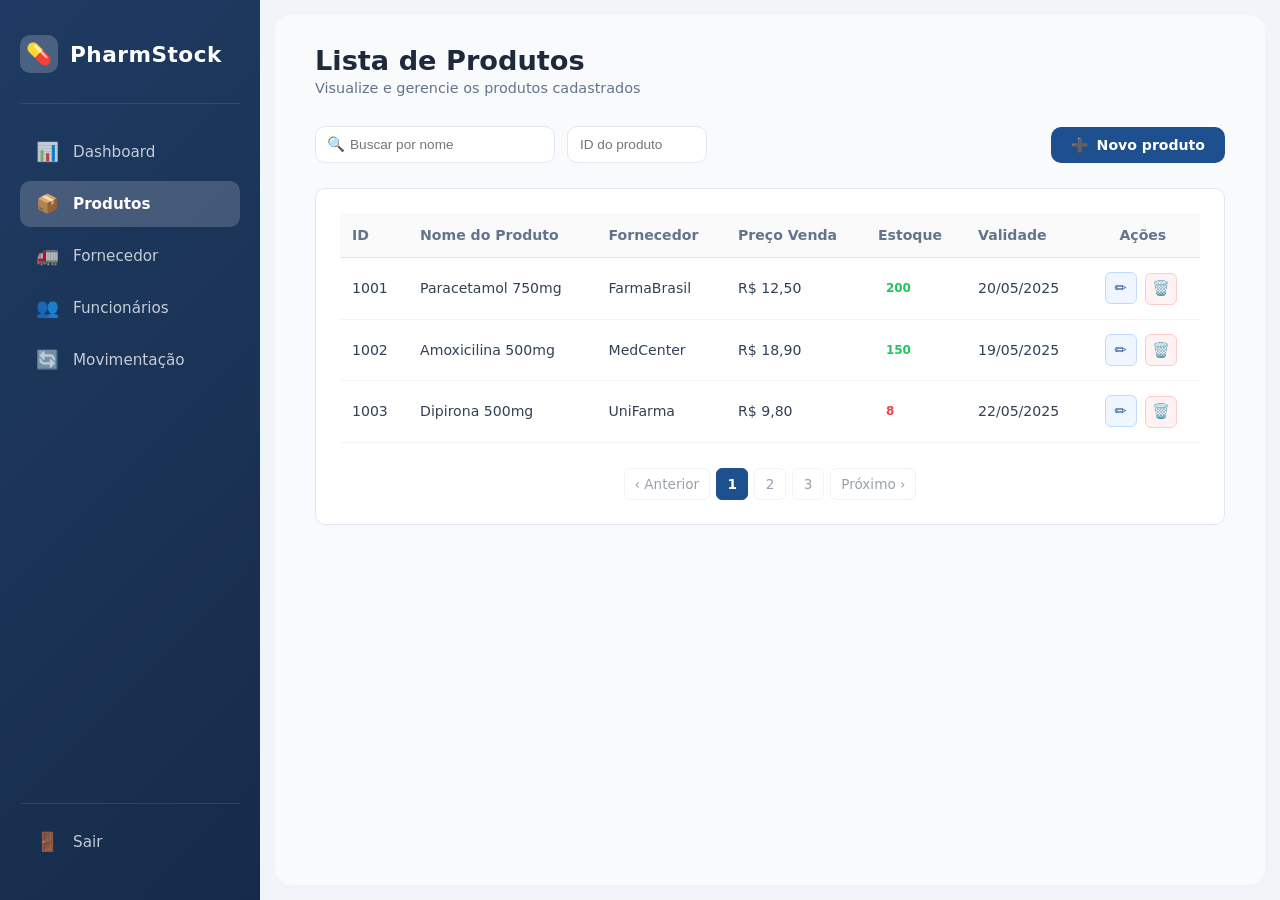
<file: frontend/produtos-lista/index.html>
<!DOCTYPE html>
<html lang="pt-BR">
<head>
    <meta charset="UTF-8">
    <meta name="viewport" content="width=device-width, initial-scale=1.0">
    <title>PharmStock - Lista de Produtos</title>
    <link rel="stylesheet" href="../style.css">
</head>
<body>
    <a class="skip-link" href="#conteudo-principal">Ir para o conteúdo</a>

    <div class="app-container">
        
        
    <!-- SIDEBAR DE NAVEGAÇÃO DO SISTEMA -->
    <aside class="sidebar">
        <div class="logo-container">
            <div class="logo-box">
                <span class="logo-icon">💊</span>
            </div>
            <span class="logo-text">PharmStock</span>
        </div>
        
        <nav class="nav-menu" aria-label="Menu principal">
            <ul>
                <li>
                    <a href="../index.html" class="nav-link ">
                        <span class="nav-icon">📊</span>
                        <span class="nav-label">Dashboard</span>
                    </a>
                </li>
                <li>
                    <a href="../produtos-lista/index.html" class="nav-link active" aria-current="page">
                        <span class="nav-icon">📦</span>
                        <span class="nav-label">Produtos</span>
                    </a>
                </li>
                <li>
                    <a href="../fornecedor-cadastro/index.html" class="nav-link ">
                        <span class="nav-icon">🚛</span>
                        <span class="nav-label">Fornecedor</span>
                    </a>
                </li>
                <li>
                    <a href="../funcionarios-lista/index.html" class="nav-link ">
                        <span class="nav-icon">👥</span>
                        <span class="nav-label">Funcionários</span>
                    </a>
                </li>
                <li>
                    <a href="../movimentacao/index.html" class="nav-link ">
                        <span class="nav-icon">🔄</span>
                        <span class="nav-label">Movimentação</span>
                    </a>
                </li>
            </ul>
        </nav>
        
        <div class="sidebar-footer">
            <a href="../login/index.html" class="nav-link logout-link">
                <span class="nav-icon">🚪</span>
                <span class="nav-label">Sair</span>
            </a>
        </div>
    </aside>
        
        <main id="conteudo-principal" class="main-content" tabindex="-1">
            <header class="content-header">
                <div class="header-title-block">
                    <h1>Lista de Produtos</h1>
                    <p>Visualize e gerencie os produtos cadastrados</p>
                </div>
            </header>

            <section class="filter-actions-row">
                <div class="search-filters-group">
                    <div class="search-input-wrapper">
                        <label class="sr-only" for="busca-nome">Buscar por nome</label>
                        <span class="search-icon-inside" aria-hidden="true">🔍</span>
                        <input type="search" id="busca-nome" class="filter-input" placeholder="Buscar por nome" autocomplete="off">
                    </div>
                    <div class="search-input-wrapper">
                        <label class="sr-only" for="busca-id">ID do produto</label>
                        <input type="search" id="busca-id" class="filter-input no-icon" placeholder="ID do produto" inputmode="numeric" autocomplete="off">
                    </div>
                </div>
                <div>
                    <a href="../produtos-cadastro/index.html" class="btn-primary"><span>➕</span> Novo produto</a>
                </div>
            </section>

            <section class="data-panel">
                <div class="table-container">
                    <table class="custom-table">
                        <caption class="sr-only">Tabela com a lista de produtos cadastrados</caption>
                        <thead>
                            <tr>
                                <th scope="col">ID</th>
                                <th scope="col">Nome do Produto</th>
                                <th scope="col">Fornecedor</th>
                                <th scope="col">Preço Venda</th>
                                <th scope="col">Estoque</th>
                                <th scope="col">Validade</th>
                                <th scope="col" class="text-center">Ações</th>
                            </tr>
                        </thead>
                        <tbody>
                            <tr>
                                <td>1001</td>
                                <td>Paracetamol 750mg</td>
                                <td>FarmaBrasil</td>
                                <td>R$ 12,50</td>
                                <td><span class="status-badge success-text">200</span></td>
                                <td>20/05/2025</td>
                                <td class="text-center">
                                    <a href="../produtos-cadastro/index.html" class="btn-action edit" title="Editar">✏️</a>
                                    <button class="btn-action delete">🗑️</button>
                                </td>
                            </tr>
                            <tr>
                                <td>1002</td>
                                <td>Amoxicilina 500mg</td>
                                <td>MedCenter</td>
                                <td>R$ 18,90</td>
                                <td><span class="status-badge success-text">150</span></td>
                                <td>19/05/2025</td>
                                <td class="text-center">
                                    <a href="../produtos-cadastro/index.html" class="btn-action edit" title="Editar">✏️</a>
                                    <button class="btn-action delete">🗑️</button>
                                </td>
                            </tr>
                            <tr>
                                <td>1003</td>
                                <td>Dipirona 500mg</td>
                                <td>UniFarma</td>
                                <td>R$ 9,80</td>
                                <td><span class="status-badge danger-text">8</span></td>
                                <td>22/05/2025</td>
                                <td class="text-center">
                                    <a href="../produtos-cadastro/index.html" class="btn-action edit" title="Editar">✏️</a>
                                    <button class="btn-action delete">🗑️</button>
                                </td>
                            </tr>
                        </tbody>
                    </table>
                </div>

                <nav class="pagination-container" aria-label="Paginação da lista de produtos">
                    <span class="page-link" aria-disabled="true">‹ Anterior</span>
                    <span class="page-link active" aria-current="page">1</span>
                    <span class="page-link" aria-disabled="true">2</span>
                    <span class="page-link" aria-disabled="true">3</span>
                    <span class="page-link" aria-disabled="true">Próximo ›</span>
                </nav>
            </section>
        </main>
    </div>

</body>
</html>
</file>
<file: frontend/style.css>
/* ==========================================================================
   PROJETO ACADÊMICO: PHARMSTOCK - SISTEMA DE GESTÃO DE ESTOQUE FARMACÊUTICO
   DISCIPLINA: ANÁLISE E DESENVOLVIMENTO DE SISTEMAS (ADS)
   ==========================================================================
*/

:root {
    --primary-color: #1e4f8f;
    --primary-hover: #183f73;
    --bg-main: #f8fafc;
    --bg-card: #ffffff;
    --text-primary: #1e293b;
    --text-muted: #64748b;
    --border-color: #e2e8f0;
    
    /* Cores Semânticas de Alerta e Status */
    --status-success: #22c55e;
    --status-success-bg: #e8f5e9;
    --status-danger: #ef4444;
    --status-danger-bg: #fef2f2;
    --status-warning: #f59e0b;
    
    /* Configurações Globais de UI */
    --font-stack: 'Segoe UI', -apple-system, BlinkMacSystemFont, Roboto, system-ui, sans-serif;
    --radius-lg: 16px;
    --radius-md: 10px;
    --radius-sm: 6px;
    --transition-fast: 0.2s ease;
}

/* Reset de Box-Model Estrutural */
*, *::before, *::after {
    margin: 0;
    padding: 0;
    box-sizing: border-box;
}

body {
    font-family: var(--font-stack);
    background-color: #f1f5f9;
    color: var(--text-primary);
    min-height: 100vh;
    overflow-x: hidden;
}

/* Container Wrapper Principal */
.app-container {
    display: flex;
    min-height: 100vh;
}

.main-content {
    flex: 1;
    background-color: var(--bg-main);
    padding: 30px 40px;
    margin: 15px;
    border-radius: var(--radius-lg);
    box-shadow: 0 4px 20px rgba(0, 0, 0, 0.01);
}

/* Sidebar Styling */
.sidebar {
    width: 260px;
    background: linear-gradient(135deg, #1f3b63 0%, #162b49 100%);
    color: #ffffff;
    padding: 35px 20px;
    display: flex;
    flex-direction: column;
}

.logo-container {
    display: flex;
    align-items: center;
    gap: 12px;
    padding-bottom: 30px;
    border-bottom: 1px solid rgba(255, 255, 255, 0.1);
    margin-bottom: 25px;
}

.logo-box {
    background: rgba(255, 255, 255, 0.2);
    width: 38px;
    height: 38px;
    border-radius: var(--radius-md);
    display: flex;
    align-items: center;
    justify-content: center;
}

.logo-icon {
    font-size: 1.3rem;
}

.logo-text {
    font-size: 1.35rem;
    font-weight: 700;
    letter-spacing: 0.5px;
}

.nav-menu {
    flex: 1;
}

.nav-menu ul {
    list-style: none;
}

.nav-menu li {
    margin-bottom: 6px;
}

.nav-link {
    display: flex;
    align-items: center;
    gap: 14px;
    padding: 12px 16px;
    color: rgba(255, 255, 255, 0.75);
    text-decoration: none;
    font-size: 0.95rem;
    font-weight: 500;
    border-radius: var(--radius-md);
    transition: all var(--transition-fast);
}

.nav-link:hover {
    background: rgba(255, 255, 255, 0.08);
    color: #ffffff;
}

.nav-link:focus-visible {
    outline: 2px solid #ffffff;
    outline-offset: 2px;
}

.nav-link.active {
    background: rgba(255, 255, 255, 0.18);
    color: #ffffff;
    font-weight: 600;
}

.nav-icon {
    font-size: 1.15rem;
}

.sidebar-footer {
    margin-top: auto;
    border-top: 1px solid rgba(255, 255, 255, 0.1);
    padding-top: 15px;
}

.logout-link:hover {
    background: rgba(239, 68, 68, 0.2);
}

/* Header Sections */
.content-header {
    display: flex;
    justify-content: space-between;
    align-items: center;
    margin-bottom: 30px;
}

.header-title-block h1 {
    font-size: 1.7rem;
    font-weight: 700;
    color: var(--text-primary);
    margin-bottom: 4px;
}

.header-title-block p {
    font-size: 0.9rem;
    color: var(--text-muted);
}

/* User Identity Element */
.user-profile-block {
    display: flex;
    align-items: center;
    gap: 12px;
}

.user-info {
    text-align: right;
}

.user-info .welcome {
    font-size: 0.75rem;
    color: var(--text-muted);
    display: block;
}

.user-info .username {
    font-size: 0.9rem;
    font-weight: 600;
}

.user-avatar {
    width: 38px;
    height: 38px;
    border-radius: 50%;
    background-color: #e2e8f0;
    display: flex;
    align-items: center;
    justify-content: center;
    font-size: 1.1rem;
}

/* Metrics KPI Cards Grid */
.metrics-grid {
    display: grid;
    grid-template-columns: repeat(4, 1fr);
    gap: 20px;
    margin-bottom: 30px;
}

.card-metric {
    background-color: var(--bg-card);
    border: 1px solid var(--border-color);
    border-radius: var(--radius-md);
    padding: 22px 20px;
    display: flex;
    align-items: center;
    gap: 16px;
}

.metric-icon-box {
    width: 48px;
    height: 48px;
    border-radius: var(--radius-md);
    background-color: #eff6ff;
    display: flex;
    align-items: center;
    justify-content: center;
    font-size: 1.4rem;
}

.card-metric.low-stock .metric-icon-box {
    background-color: var(--status-danger-bg);
}

.metric-data .metric-title {
    font-size: 0.85rem;
    color: var(--text-muted);
    font-weight: 500;
    margin-bottom: 2px;
}

.metric-data .metric-value {
    font-size: 1.65rem;
    font-weight: 700;
    color: var(--text-primary);
    line-height: 1.1;
}

.metric-data .metric-subtext {
    font-size: 0.75rem;
    color: var(--text-muted);
    margin-top: 2px;
}

/* Dashboard Row Structures */
.dashboard-row {
    display: grid;
    grid-template-columns: 1.2fr 0.8fr;
    gap: 20px;
    margin-bottom: 25px;
}

.data-panel {
    background-color: var(--bg-card);
    border: 1px solid var(--border-color);
    border-radius: var(--radius-md);
    padding: 24px;
}

.panel-header {
    display: flex;
    justify-content: space-between;
    align-items: center;
    margin-bottom: 18px;
}

.panel-header h2 {
    font-size: 1.05rem;
    font-weight: 700;
    color: var(--text-primary);
}

.view-all-link {
    font-size: 0.8rem;
    color: var(--primary-color);
    text-decoration: none;
    font-weight: 600;
}

.view-all-link:hover {
    text-decoration: underline;
}

/* Standard Academic Data Table System */
.table-container {
    overflow-x: auto;
}

.custom-table {
    width: 100%;
    border-collapse: collapse;
    text-align: left;
    font-size: 0.88rem;
}

.custom-table th {
    color: var(--text-muted);
    font-weight: 600;
    padding: 14px 12px;
    border-bottom: 1px solid var(--border-color);
    background-color: #fafafa;
}

.custom-table td {
    padding: 14px 12px;
    border-bottom: 1px solid #f1f5f9;
    color: #334155;
}

/* Badges for stock thresholds */
.status-badge {
    display: inline-block;
    padding: 4px 8px;
    border-radius: var(--radius-sm);
    font-size: 0.75rem;
    font-weight: 600;
}

.status-badge.danger {
    background-color: var(--status-danger-bg);
    color: var(--status-danger);
}

.status-badge.success-text {
    color: var(--status-success);
    font-weight: 600;
}

.status-badge.danger-text {
    color: var(--status-danger);
    font-weight: 600;
}

.mov-entrada {
    color: var(--status-success);
    font-weight: 600;
}

.mov-saida {
    color: var(--status-danger);
    font-weight: 600;
}

/* Filters & Controls */
.filter-actions-row {
    display: flex;
    justify-content: space-between;
    align-items: center;
    gap: 15px;
    margin-bottom: 25px;
}

.search-filters-group {
    display: flex;
    gap: 12px;
}

.search-input-wrapper {
    position: relative;
    display: flex;
    align-items: center;
}

.search-icon-inside {
    position: absolute;
    left: 12px;
    color: var(--text-muted);
    font-size: 0.9rem;
}

.filter-input {
    padding: 10px 12px 10px 34px;
    border: 1px solid var(--border-color);
    border-radius: var(--radius-md);
    font-size: 0.85rem;
    width: 240px;
    outline: none;
    transition: border-color var(--transition-fast);
}

.filter-input.no-icon {
    padding-left: 12px;
    width: 140px;
}

.filter-input:focus {
    border-color: var(--primary-color);
}

.filter-input:focus-visible,
.form-control:focus-visible,
.btn-primary:focus-visible,
.btn-secondary:focus-visible,
.btn-action:focus-visible,
.page-link:focus-visible,
.view-all-link:focus-visible {
    outline: 2px solid var(--primary-color);
    outline-offset: 2px;
}

/* Acessibilidade */
.skip-link {
    position: absolute;
    left: -9999px;
    top: 0;
    z-index: 1000;
    padding: 10px 16px;
    background: var(--text-primary);
    color: #ffffff;
    text-decoration: none;
    border-radius: var(--radius-sm);
    font-weight: 600;
    font-size: 0.9rem;
}

.skip-link:focus {
    left: 12px;
    top: 12px;
}

.sr-only {
    position: absolute;
    width: 1px;
    height: 1px;
    padding: 0;
    margin: -1px;
    overflow: hidden;
    clip: rect(0, 0, 0, 0);
    white-space: nowrap;
    border: 0;
}

.page-link[aria-disabled="true"] {
    opacity: 0.55;
    cursor: not-allowed;
    pointer-events: none;
}

/* Utilitários (evitar style inline) */
.text-center {
    text-align: center;
}

.mb-10 { margin-bottom: 10px; }
.mb-20 { margin-bottom: 20px; }
.mb-24 { margin-bottom: 24px; }
.mb-35 { margin-bottom: 35px; }

.text-danger {
    color: var(--status-danger) !important;
}

/* Buttons System */
.btn-primary {
    background-color: var(--primary-color);
    color: #ffffff;
    border: none;
    border-radius: var(--radius-md);
    padding: 10px 20px;
    font-size: 0.88rem;
    font-weight: 600;
    cursor: pointer;
    display: inline-flex;
    align-items: center;
    gap: 8px;
    text-decoration: none;
    transition: background-color var(--transition-fast);
}

.btn-primary:hover {
    background-color: var(--primary-hover);
}

.btn-secondary {
    background-color: transparent;
    color: var(--primary-color);
    border: 1px solid var(--primary-color);
    border-radius: var(--radius-md);
    padding: 11px 24px;
    font-size: 0.88rem;
    font-weight: 600;
    cursor: pointer;
    text-decoration: none;
    text-align: center;
    transition: all var(--transition-fast);
}

.btn-secondary:hover {
    background-color: rgba(43, 127, 255, 0.05);
}

.btn-action {
    background: none;
    border: 1px solid var(--border-color);
    width: 32px;
    height: 32px;
    border-radius: var(--radius-sm);
    cursor: pointer;
    display: inline-flex;
    align-items: center;
    justify-content: center;
    margin-right: 4px;
    font-size: 0.9rem;
}

.btn-action.edit {
    color: var(--primary-color);
    background-color: #eff6ff;
    border-color: #bfdbfe;
}

.btn-action.delete {
    color: var(--status-danger);
    background-color: #fef2f2;
    border-color: #fecaca;
}

a.btn-action {
    text-decoration: none;
}

/* Pagination component */
.pagination-container {
    display: flex;
    justify-content: center;
    align-items: center;
    gap: 6px;
    margin-top: 25px;
}

.page-link {
    display: inline-flex;
    align-items: center;
    justify-content: center;
    min-width: 32px;
    height: 32px;
    padding: 0 10px;
    border: 1px solid var(--border-color);
    border-radius: var(--radius-sm);
    text-decoration: none;
    color: #475569;
    font-size: 0.85rem;
    background-color: #ffffff;
}

.page-link.active {
    background-color: var(--primary-color);
    color: #ffffff;
    border-color: var(--primary-color);
    font-weight: 600;
}

/* Form Panel Layouts */
.form-panel {
    background-color: var(--bg-card);
    border: 1px solid var(--border-color);
    border-radius: var(--radius-md);
    padding: 30px;
    max-width: 850px;
}

.form-grid-layout {
    display: grid;
    grid-template-columns: 1fr 1fr;
    column-gap: 24px;
    row-gap: 20px;
    margin-bottom: 24px;
}

.form-grid-layout.three-cols {
    grid-template-columns: 2fr 1fr 1fr;
}

.form-group {
    display: flex;
    flex-direction: column;
    gap: 8px;
}

.form-group.full-width {
    grid-column: span 2;
}

.form-label {
    font-size: 0.88rem;
    font-weight: 600;
    color: var(--text-primary);
}

.form-control {
    width: 100%;
    padding: 11px 14px;
    border: 1px solid var(--border-color);
    border-radius: var(--radius-md);
    font-size: 0.9rem;
    color: var(--text-primary);
    outline: none;
    background-color: #ffffff;
    transition: border-color var(--transition-fast);
}

.form-control:focus {
    border-color: var(--primary-color);
}

.password-input-container {
    position: relative;
    display: flex;
    align-items: center;
}

.password-toggle-icon {
    position: absolute;
    right: 14px;
    cursor: pointer;
    color: var(--text-muted);
}

/* Custom Interactive Switch Toggle */
.toggle-wrapper {
    display: flex;
    align-items: center;
    gap: 12px;
    margin-top: 4px;
}

.switch-component {
    position: relative;
    display: inline-block;
    width: 44px;
    height: 24px;
}

.switch-component input {
    opacity: 0;
    width: 0;
    height: 0;
}

.slider-round {
    position: absolute;
    cursor: pointer;
    top: 0; left: 0; right: 0; bottom: 0;
    background-color: #cbd5e1;
    transition: .25s;
    border-radius: 24px;
}

.slider-round:before {
    position: absolute;
    content: "";
    height: 18px;
    width: 18px;
    left: 3px;
    bottom: 3px;
    background-color: white;
    transition: .25s;
    border-radius: 50%;
}

input:checked + .slider-round {
    background-color: var(--primary-color);
}

input:checked + .slider-round:before {
    transform: translateX(20px);
}

.toggle-label-text {
    font-size: 0.9rem;
    font-weight: 500;
}

.form-footer-actions {
    display: flex;
    justify-content: flex-end;
    gap: 15px;
    border-top: 1px solid var(--border-color);
    padding-top: 25px;
    margin-top: 10px;
}

.btn-form-save {
    padding: 11px 35px;
}

/* Movimentação de estoque */
.movimentacao-layout {
    display: grid;
    grid-template-columns: 1fr 1.1fr;
    gap: 20px;
    align-items: start;
}

.movimentacao-layout .form-panel {
    max-width: none;
}

.movimentacao-layout .data-panel {
    margin: 0;
}

.form-panel textarea.form-control {
    min-height: 100px;
    resize: vertical;
}

/* Páginas de autenticação (login / criar conta) */
body.auth-page {
    min-height: 100vh;
    display: flex;
    align-items: center;
    justify-content: center;
    background-color: #e2e8f0;
    padding: 24px;
}

.auth-card {
    display: flex;
    width: 100%;
    max-width: 900px;
    min-height: 560px;
    border-radius: var(--radius-lg);
    overflow: hidden;
    box-shadow: 0 12px 40px rgba(0, 0, 0, 0.12);
}

.auth-card-wide {
    max-width: 1000px;
    min-height: 620px;
}

.auth-card-side {
    width: 320px;
    min-width: 320px;
    background: linear-gradient(135deg, #1f3b63 0%, #162b49 100%);
    display: flex;
    flex-direction: column;
    align-items: center;
    justify-content: center;
    gap: 8px;
    padding: 40px 28px;
    color: #ffffff;
    text-align: center;
}

.auth-card-side .auth-logo {
    font-size: 4rem;
    line-height: 1;
}

.auth-card-side h1 {
    font-size: 1.75rem;
    font-weight: 700;
}

.auth-card-side p {
    font-size: 0.9rem;
    color: rgba(255, 255, 255, 0.85);
}

.auth-card-side .auth-shield {
    font-size: 5rem;
    opacity: 0.2;
    margin-top: 12px;
}

.auth-card-side .auth-side-footer {
    margin-top: auto;
    font-size: 0.9rem;
    color: rgba(255, 255, 255, 0.9);
}

.auth-card-side .auth-side-footer a {
    color: #ffffff;
    font-weight: 700;
    text-decoration: underline;
}

.auth-card-main {
    flex: 1;
    background: var(--bg-card);
    display: flex;
    flex-direction: column;
    justify-content: center;
    padding: 48px 52px;
}

.auth-card-main h2 {
    font-size: 1.4rem;
    font-weight: 700;
    text-align: center;
    margin-bottom: 6px;
}

.auth-card-main .auth-subtitle {
    text-align: center;
    font-size: 0.9rem;
    color: var(--text-muted);
    margin-bottom: 28px;
}

.auth-input-wrap {
    position: relative;
    margin-bottom: 14px;
}

.auth-input-wrap .auth-input-icon {
    position: absolute;
    left: 14px;
    top: 50%;
    transform: translateY(-50%);
    pointer-events: none;
}

.auth-input-wrap .auth-input-icon-right {
    position: absolute;
    right: 14px;
    top: 50%;
    transform: translateY(-50%);
    cursor: pointer;
}

.auth-input-wrap .form-control {
    padding-left: 42px;
    padding-right: 42px;
    height: 48px;
}

.auth-remember {
    display: flex;
    align-items: center;
    gap: 8px;
    margin-bottom: 18px;
    font-size: 0.9rem;
}

.auth-remember input {
    accent-color: var(--primary-color);
}

.auth-submit {
    width: 100%;
    justify-content: center;
    padding: 14px;
    font-size: 0.95rem;
    letter-spacing: 0.04em;
}

.auth-alt-link {
    text-align: center;
    margin-top: 14px;
    font-size: 0.9rem;
    color: var(--text-muted);
}

.auth-alt-link a {
    color: var(--primary-color);
    font-weight: 700;
    text-decoration: none;
}

.auth-features {
    display: flex;
    justify-content: space-around;
    margin-top: 24px;
    gap: 12px;
}

.auth-feature {
    display: flex;
    flex-direction: column;
    align-items: center;
    gap: 8px;
    text-align: center;
    font-size: 0.78rem;
    font-weight: 600;
    color: var(--primary-color);
}

.auth-feature-icon {
    width: 48px;
    height: 48px;
    border: 2px solid var(--primary-color);
    border-radius: 50%;
    display: flex;
    align-items: center;
    justify-content: center;
    font-size: 1.25rem;
}

.auth-card-main .form-panel {
    max-width: none;
    border: none;
    padding: 0;
    box-shadow: none;
}

.auth-card-main .form-footer-actions {
    border-top: none;
    padding-top: 0;
}

@media (max-width: 900px) {
    .metrics-grid {
        grid-template-columns: repeat(2, 1fr);
    }

    .dashboard-row,
    .movimentacao-layout {
        grid-template-columns: 1fr;
    }

    .auth-card {
        flex-direction: column;
        max-width: 480px;
    }

    .auth-card-side {
        width: 100%;
        min-width: 0;
        padding: 32px 24px;
    }
}

@media (max-width: 768px) {
    .app-container {
        flex-direction: column;
    }

    .sidebar {
        width: 100%;
        padding: 20px 16px;
    }

    .nav-menu ul {
        display: flex;
        flex-wrap: wrap;
        gap: 6px;
    }

    .nav-menu li {
        margin-bottom: 0;
    }

    .nav-link {
        padding: 10px 12px;
        font-size: 0.88rem;
    }

    .logo-container {
        padding-bottom: 16px;
        margin-bottom: 16px;
    }

    .sidebar-footer {
        margin-top: 16px;
        padding-top: 12px;
    }

    .main-content {
        margin: 0;
        padding: 20px 16px;
        border-radius: 0;
    }

    .content-header {
        flex-direction: column;
        align-items: flex-start;
        gap: 12px;
    }

    .filter-actions-row {
        flex-direction: column;
        align-items: stretch;
    }

    .search-filters-group {
        flex-direction: column;
    }

    .filter-input,
    .filter-input.no-icon {
        width: 100%;
    }

    .form-grid-layout,
    .form-grid-layout.three-cols {
        grid-template-columns: 1fr;
    }

    .form-footer-actions {
        flex-direction: column-reverse;
        align-items: stretch;
    }

    .form-footer-actions .btn-primary,
    .form-footer-actions .btn-secondary {
        width: 100%;
        text-align: center;
    }
}

@media (max-width: 480px) {
    .metrics-grid {
        grid-template-columns: 1fr;
    }

    .header-title-block h1 {
        font-size: 1.4rem;
    }

    .custom-table {
        font-size: 0.82rem;
    }

    .custom-table th,
    .custom-table td {
        padding: 10px 8px;
    }
}

@media (prefers-reduced-motion: reduce) {
    *,
    *::before,
    *::after {
        animation-duration: 0.01ms !important;
        animation-iteration-count: 1 !important;
        transition-duration: 0.01ms !important;
    }
}
</file>
<file: frontend/docs/docs.css>
/* Documentação PharmStock — estilos locais da pasta docs */
.docs-page {
    max-width: 920px;
    margin: 0 auto;
    padding: 32px 24px 48px;
}

.docs-header {
    margin-bottom: 32px;
    padding-bottom: 24px;
    border-bottom: 2px solid var(--border-color);
}

.docs-header h1 {
    font-size: 1.85rem;
    color: var(--primary-color);
    margin-bottom: 8px;
}

.docs-header p {
    color: var(--text-muted);
    font-size: 1rem;
    line-height: 1.6;
}

.docs-nav-top {
    display: flex;
    flex-wrap: wrap;
    gap: 10px;
    margin-top: 16px;
}

.docs-nav-top a {
    font-size: 0.88rem;
    color: var(--primary-color);
    text-decoration: none;
    font-weight: 600;
    padding: 8px 14px;
    border: 1px solid var(--border-color);
    border-radius: var(--radius-md);
    background: var(--bg-card);
}

.docs-nav-top a:hover {
    background: rgba(30, 79, 143, 0.06);
}

.docs-section {
    background: var(--bg-card);
    border: 1px solid var(--border-color);
    border-radius: var(--radius-md);
    padding: 24px 28px;
    margin-bottom: 20px;
}

.docs-section h2 {
    font-size: 1.2rem;
    color: var(--text-primary);
    margin-bottom: 14px;
    padding-bottom: 8px;
    border-bottom: 1px solid var(--border-color);
}

.docs-section h3 {
    font-size: 1rem;
    margin: 18px 0 8px;
    color: var(--primary-color);
}

.docs-section p,
.docs-section li {
    font-size: 0.92rem;
    line-height: 1.65;
    color: #334155;
    margin-bottom: 10px;
}

.docs-section ul {
    padding-left: 22px;
    margin-bottom: 12px;
}

.docs-section li {
    margin-bottom: 6px;
}

.docs-tree {
    font-family: Consolas, 'Courier New', monospace;
    font-size: 0.85rem;
    background: #f8fafc;
    border: 1px solid var(--border-color);
    border-radius: var(--radius-sm);
    padding: 16px 20px;
    line-height: 1.7;
    overflow-x: auto;
    white-space: pre;
}

.docs-table {
    width: 100%;
    border-collapse: collapse;
    font-size: 0.88rem;
    margin-top: 10px;
}

.docs-table th,
.docs-table td {
    padding: 10px 12px;
    border: 1px solid var(--border-color);
    text-align: left;
}

.docs-table th {
    background: #f8fafc;
    font-weight: 600;
    color: var(--text-muted);
}

.docs-badge {
    display: inline-block;
    padding: 3px 8px;
    border-radius: var(--radius-sm);
    font-size: 0.75rem;
    font-weight: 600;
    margin-right: 6px;
    margin-bottom: 4px;
}

.docs-badge.html { background: #e8f5e9; color: #166534; }
.docs-badge.css { background: #eff6ff; color: #1e4f8f; }
.docs-badge.a11y { background: #fef3c7; color: #92400e; }
.docs-badge.resp { background: #f3e8ff; color: #6b21a8; }

.docs-footer {
    text-align: center;
    font-size: 0.85rem;
    color: var(--text-muted);
    margin-top: 24px;
}

@media (max-width: 600px) {
    .docs-page {
        padding: 20px 16px 32px;
    }

    .docs-section {
        padding: 18px 16px;
    }

    .docs-table {
        font-size: 0.8rem;
    }
}
</file>
